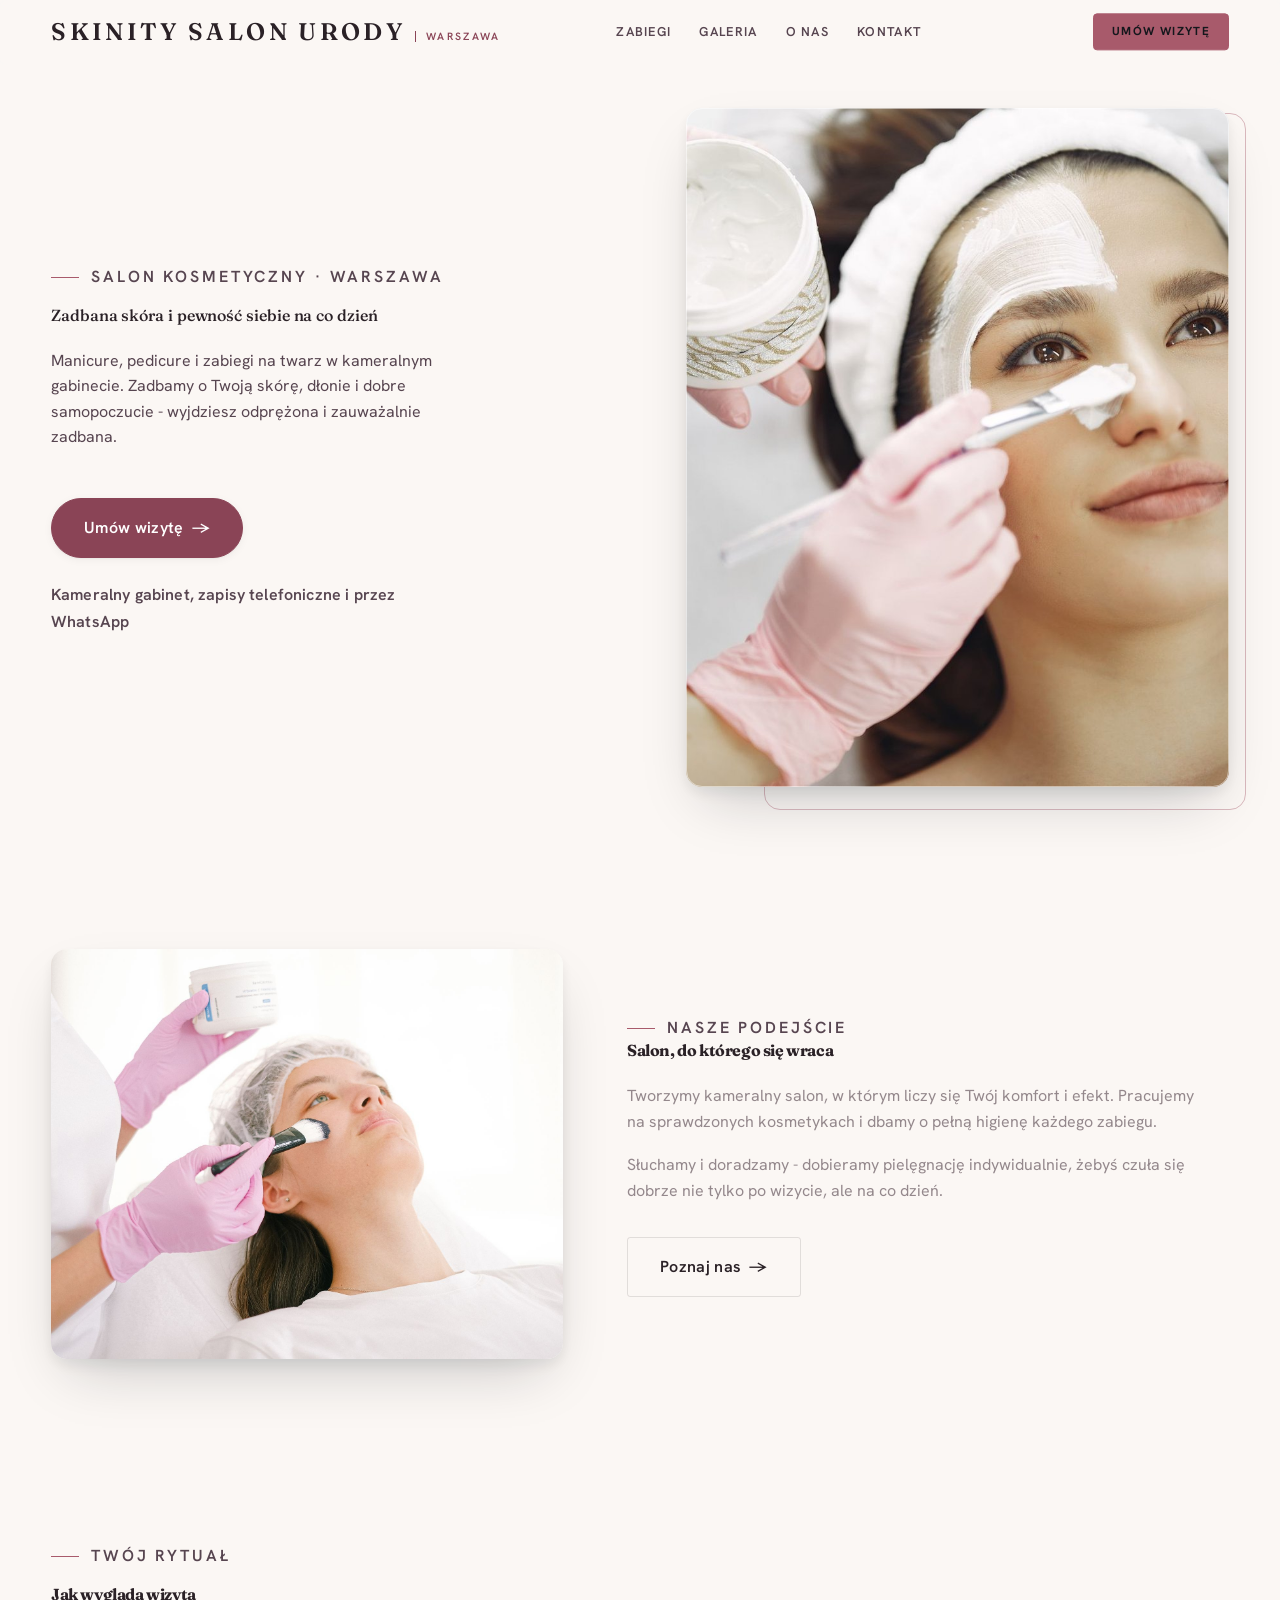
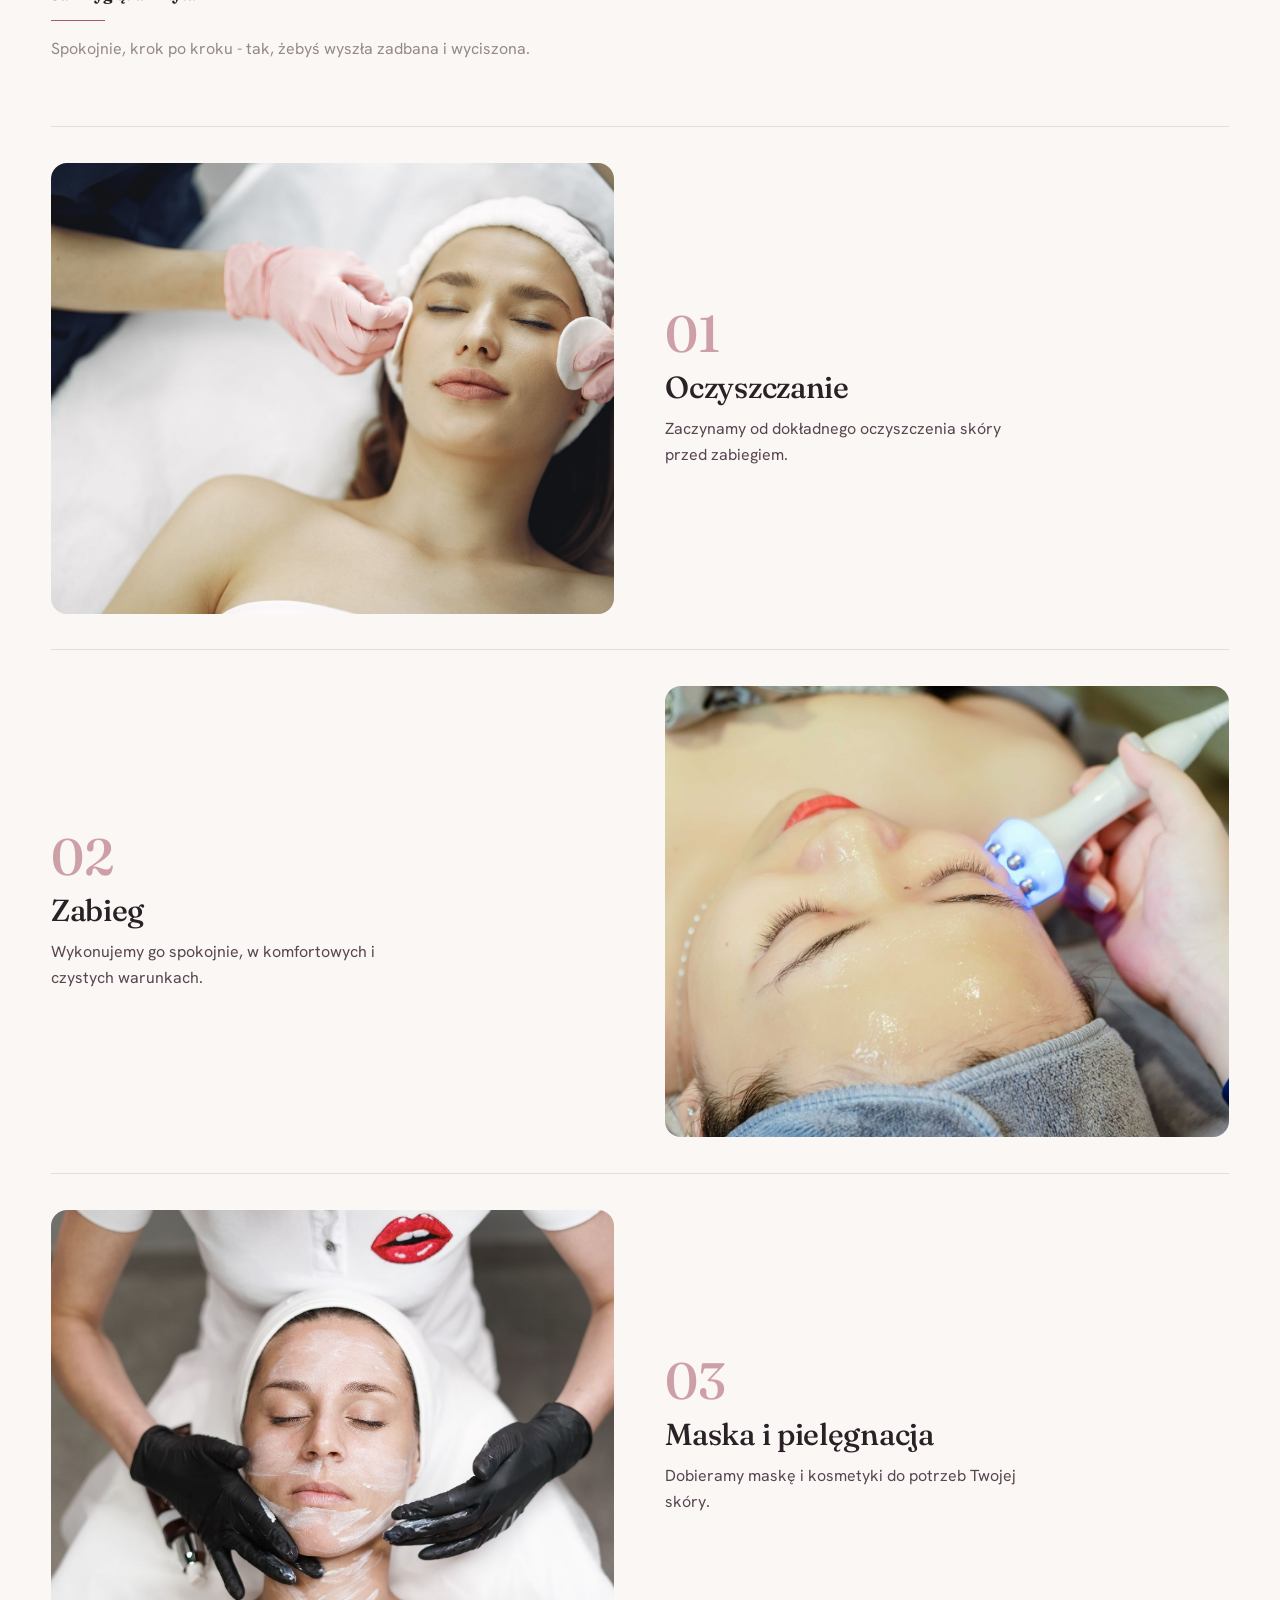
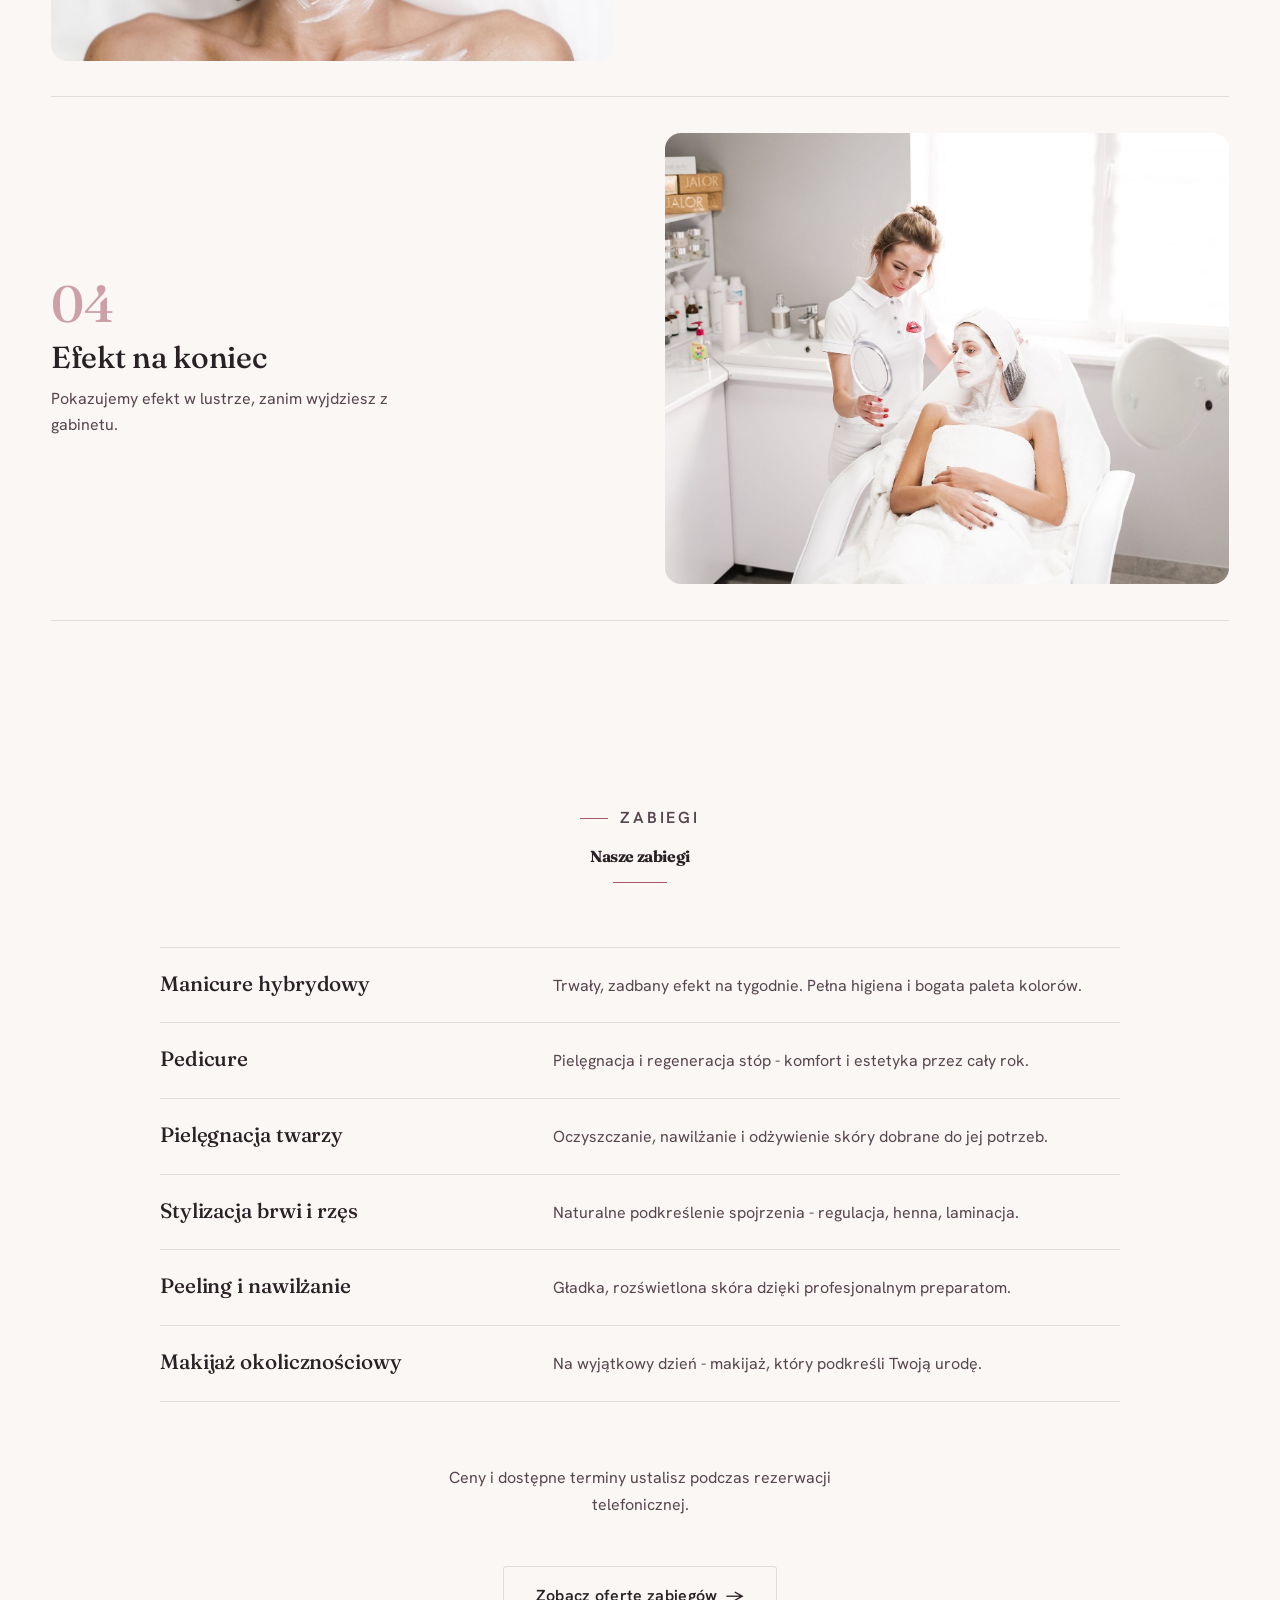
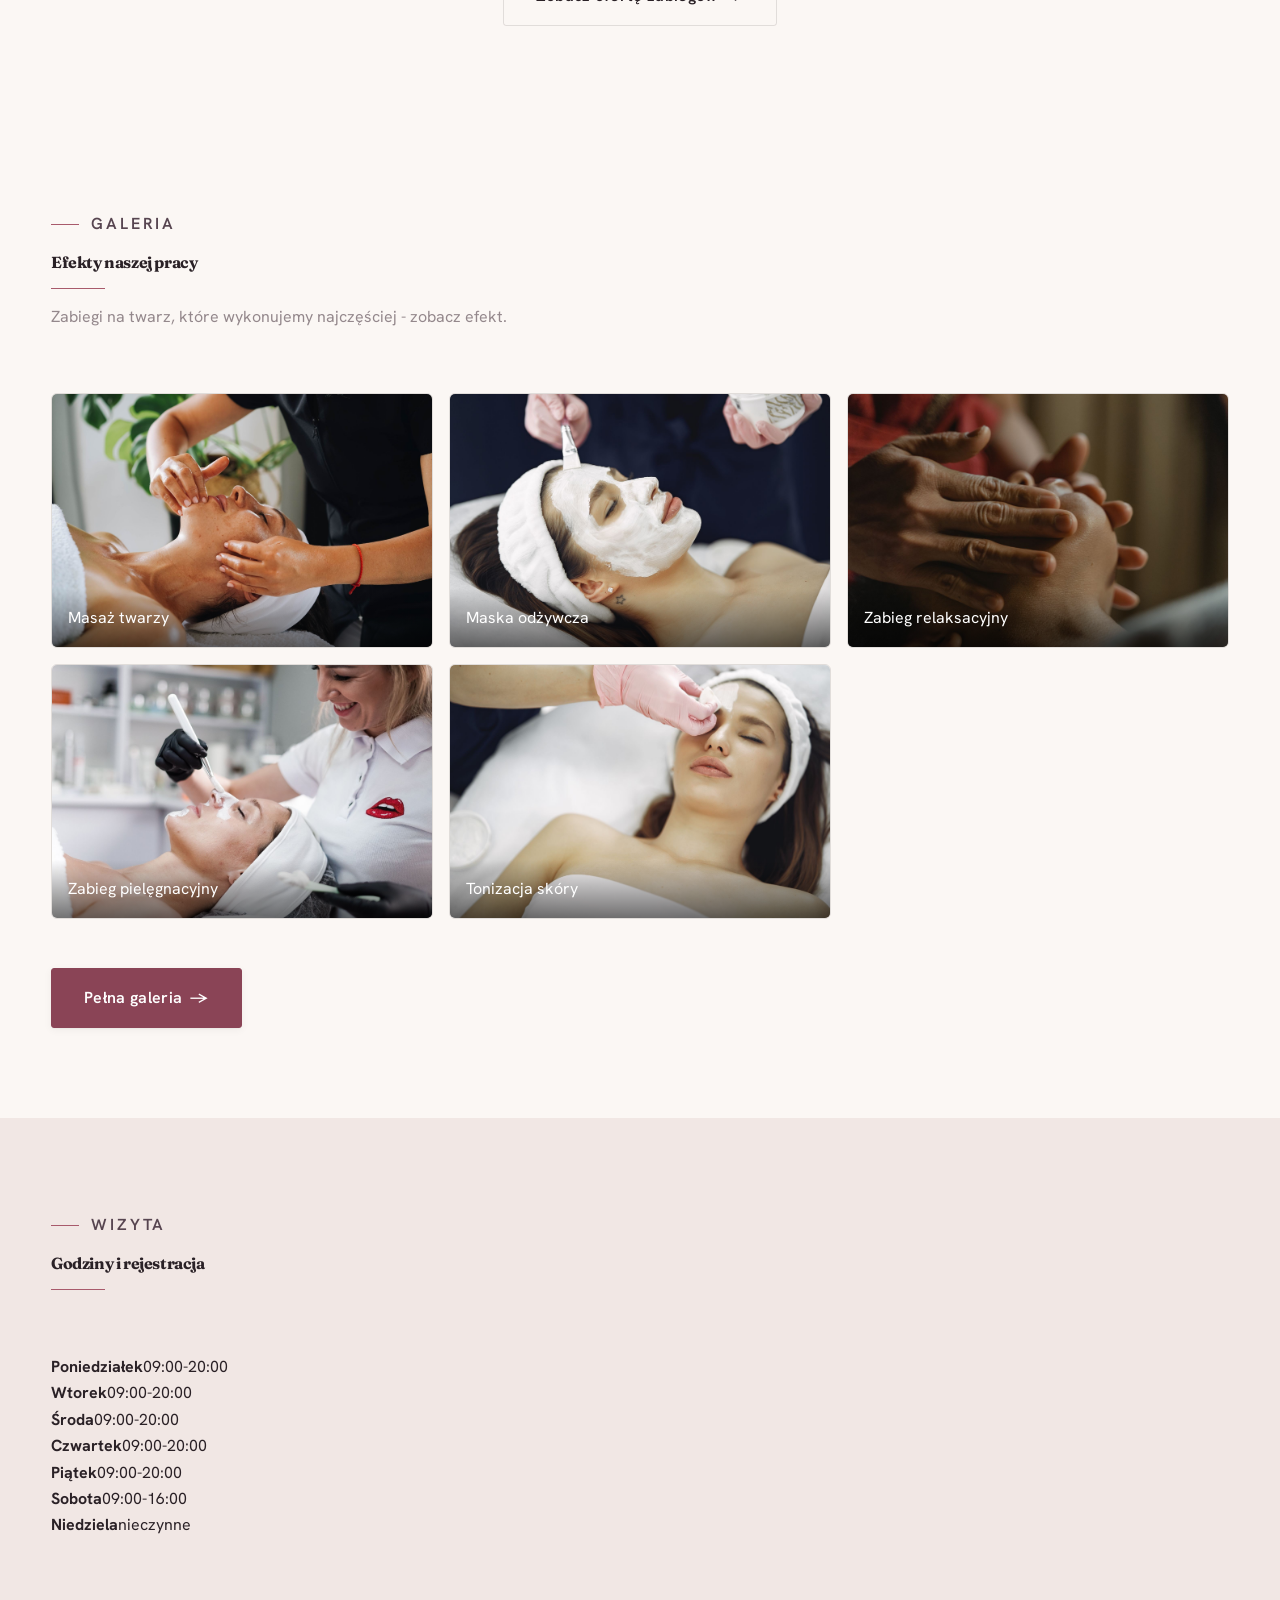
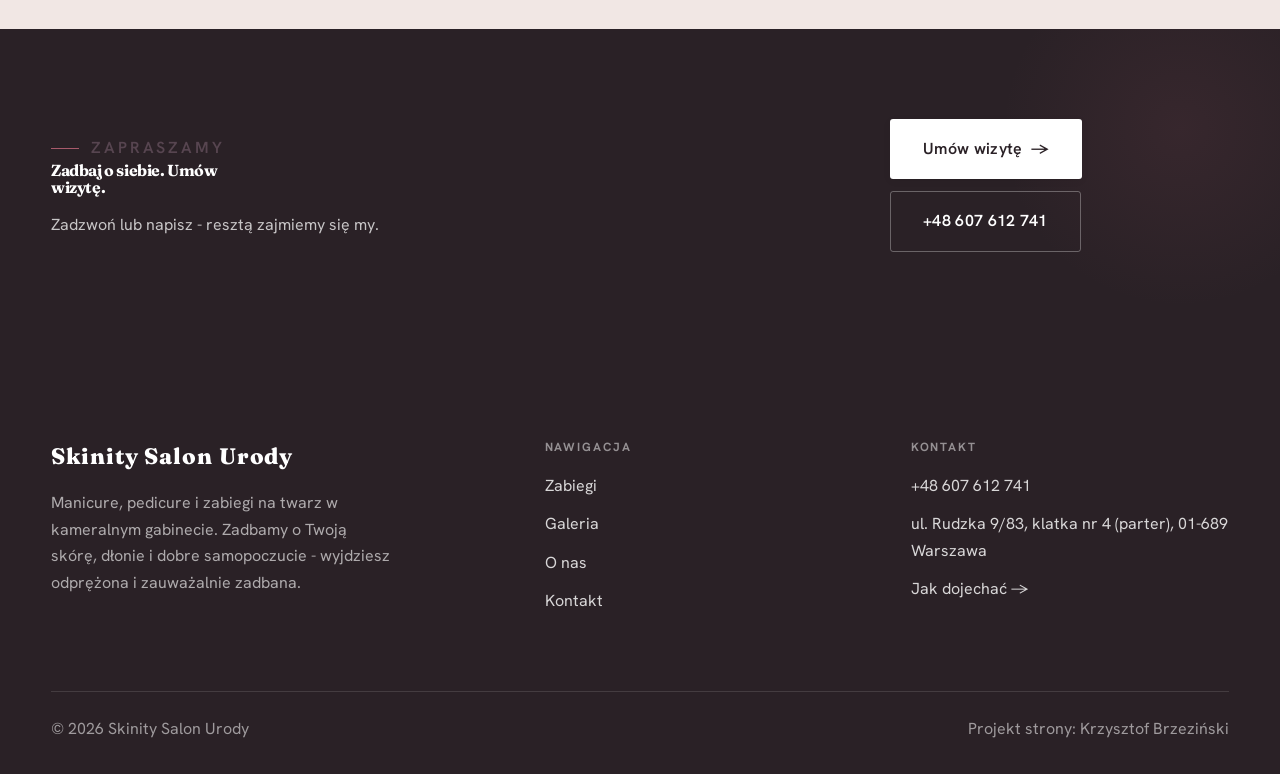
<file: index.html>
<!DOCTYPE html>
<html lang="pl">
<head>
<meta charset="UTF-8">
<meta name="viewport" content="width=device-width, initial-scale=1.0">
<title>Skinity Salon Urody - Salon kosmetyczny · Warszawa</title>
<meta name="description" content="Skinity Salon Urody w Warszawie - manicure, pedicure i zabiegi na twarz. Sterylne narzędzia, zapisy telefoniczne, dogodne terminy.">
<link rel="preconnect" href="https://fonts.googleapis.com">
<link rel="preconnect" href="https://fonts.gstatic.com" crossorigin>
<link href="https://fonts.googleapis.com/css2?family=Fraunces:wght@500;600;700&family=Hanken+Grotesk:wght@400;500;600&display=swap" rel="stylesheet">
<link rel="stylesheet" href="assets/styles.css">
</head>
<body>

<header class="nav">
  <div class="wrap nav-inner">
    <a class="brand" href="index.html"><span class="name">Skinity Salon Urody</span><span class="sub">Warszawa</span></a>
    <nav class="nav-links">
      <a href="oferta.html">Zabiegi</a>
      <a href="realizacje.html">Galeria</a>
      <a href="o-nas.html">O nas</a>
      <a href="kontakt.html">Kontakt</a>
      <a href="kontakt.html" class="btn btn-accent">Umów wizytę</a>
    </nav>
    <button class="nav-toggle" aria-label="Menu"><span></span><span></span><span></span></button>
  </div>
</header>

<section class="hero-spa">
  <div class="wrap">
    <div class="hs-copy reveal">
      <span class="eyebrow">Salon kosmetyczny · Warszawa</span>
      <h1 class="hs-claim">Zadbana skóra i pewność siebie na co dzień</h1>
      <p class="hs-lead">Manicure, pedicure i zabiegi na twarz w kameralnym gabinecie. Zadbamy o Twoją skórę, dłonie i dobre samopoczucie - wyjdziesz odprężona i zauważalnie zadbana.</p>
      <a href="kontakt.html" class="btn btn-accent hs-cta">Umów wizytę <span class="arr">→</span></a>
      <p class="hs-rating">Kameralny gabinet, zapisy telefoniczne i przez WhatsApp</p>
    </div>
    <figure class="hs-fig reveal"><img src="img/hero.jpg" alt="Skinity Salon Urody"></figure>
  </div>
</section>
<section>
  <div class="wrap split">
    <div class="split-art reveal"><img src="img/g1.jpg" alt="Skinity Salon Urody" loading="lazy"></div>
    <div class="split-copy reveal">
      <span class="eyebrow">Nasze podejście</span>
      <h2>Salon, do którego się wraca</h2>
      <p class="muted">Tworzymy kameralny salon, w którym liczy się Twój komfort i efekt. Pracujemy na sprawdzonych kosmetykach i dbamy o pełną higienę każdego zabiegu.</p>
      <p class="muted">Słuchamy i doradzamy - dobieramy pielęgnację indywidualnie, żebyś czuła się dobrze nie tylko po wizycie, ale na co dzień.</p>
      <a href="o-nas.html" class="btn btn-ghost">Poznaj nas <span class="arr">→</span></a>
    </div>
  </div>
</section>
<section class="rytual">
  <div class="wrap">
    <div class="head reveal">
      <span class="eyebrow">Twój rytuał</span>
      <h2>Jak wygląda wizyta</h2>
      <p>Spokojnie, krok po kroku - tak, żebyś wyszła zadbana i wyciszona.</p>
    </div>
    <div class="ryt-list">
      <div class="ryt-row reveal">
        <figure class="ryt-fig"><img src="img/g7.jpg" alt="Oczyszczanie skóry" loading="lazy"></figure>
        <div class="ryt-copy"><span class="ryt-no">01</span><h3>Oczyszczanie</h3><p>Zaczynamy od dokładnego oczyszczenia skóry przed zabiegiem.</p></div>
      </div>
      <div class="ryt-row reveal">
        <figure class="ryt-fig"><img src="img/g9.jpg" alt="Zabieg z użyciem urządzenia" loading="lazy"></figure>
        <div class="ryt-copy"><span class="ryt-no">02</span><h3>Zabieg</h3><p>Wykonujemy go spokojnie, w komfortowych i czystych warunkach.</p></div>
      </div>
      <div class="ryt-row reveal">
        <figure class="ryt-fig"><img src="img/g4.jpg" alt="Maska i pielęgnacja" loading="lazy"></figure>
        <div class="ryt-copy"><span class="ryt-no">03</span><h3>Maska i pielęgnacja</h3><p>Dobieramy maskę i kosmetyki do potrzeb Twojej skóry.</p></div>
      </div>
      <div class="ryt-row reveal">
        <figure class="ryt-fig"><img src="img/g10.jpg" alt="Efekt po zabiegu" loading="lazy"></figure>
        <div class="ryt-copy"><span class="ryt-no">04</span><h3>Efekt na koniec</h3><p>Pokazujemy efekt w lustrze, zanim wyjdziesz z gabinetu.</p></div>
      </div>
    </div>
  </div>
</section>
<section class="menu-sec">
  <div class="wrap">
    <div class="head center reveal">
      <span class="eyebrow">Zabiegi</span>
      <h2>Nasze zabiegi</h2>
    </div>
    <div class="cennik">
      <div class="cennik-row reveal"><div class="cn-name"><h3>Manicure hybrydowy</h3></div><div class="cn-desc">Trwały, zadbany efekt na tygodnie. Pełna higiena i bogata paleta kolorów.</div></div>
      <div class="cennik-row reveal"><div class="cn-name"><h3>Pedicure</h3></div><div class="cn-desc">Pielęgnacja i regeneracja stóp - komfort i estetyka przez cały rok.</div></div>
      <div class="cennik-row reveal"><div class="cn-name"><h3>Pielęgnacja twarzy</h3></div><div class="cn-desc">Oczyszczanie, nawilżanie i odżywienie skóry dobrane do jej potrzeb.</div></div>
      <div class="cennik-row reveal"><div class="cn-name"><h3>Stylizacja brwi i rzęs</h3></div><div class="cn-desc">Naturalne podkreślenie spojrzenia - regulacja, henna, laminacja.</div></div>
      <div class="cennik-row reveal"><div class="cn-name"><h3>Peeling i nawilżanie</h3></div><div class="cn-desc">Gładka, rozświetlona skóra dzięki profesjonalnym preparatom.</div></div>
      <div class="cennik-row reveal"><div class="cn-name"><h3>Makijaż okolicznościowy</h3></div><div class="cn-desc">Na wyjątkowy dzień - makijaż, który podkreśli Twoją urodę.</div></div>
    </div>
    <p class="menu-note">Ceny i dostępne terminy ustalisz podczas rezerwacji telefonicznej.</p>
    <div style="text-align:center;margin-top:var(--space-7)" class="reveal"><a href="oferta.html" class="btn btn-ghost">Zobacz ofertę zabiegów <span class="arr">→</span></a></div>
  </div>
</section>
<section>
  <div class="wrap">
    <div class="head reveal">
      <span class="eyebrow">Galeria</span>
      <h2>Efekty naszej pracy</h2>
      <p>Zabiegi na twarz, które wykonujemy najczęściej - zobacz efekt.</p>
    </div>
    <div class="gallery-masonry">
      <figure class="m-tile reveal"><img src="img/g3.jpg" alt="Masaż twarzy" loading="lazy"><div class="cap">Masaż twarzy</div></figure>
      <figure class="m-tile reveal"><img src="img/g6.jpg" alt="Zabieg pielęgnacyjny" loading="lazy"><div class="cap">Zabieg pielęgnacyjny</div></figure>
      <figure class="m-tile reveal"><img src="img/g8.jpg" alt="Maska odżywcza" loading="lazy"><div class="cap">Maska odżywcza</div></figure>
      <figure class="m-tile reveal"><img src="img/g12.jpg" alt="Tonizacja skóry" loading="lazy"><div class="cap">Tonizacja skóry</div></figure>
      <figure class="m-tile reveal"><img src="img/g14.jpg" alt="Zabieg relaksacyjny" loading="lazy"><div class="cap">Zabieg relaksacyjny</div></figure>
    </div>
    <div style="margin-top:var(--space-7)" class="reveal"><a href="realizacje.html" class="btn btn-accent">Pełna galeria <span class="arr">→</span></a></div>
  </div>
</section>
<section class="trust">
  <div class="wrap">
    <div class="head reveal">
      <span class="eyebrow">Wizyta</span>
      <h2>Godziny i rejestracja</h2>
    </div>
    <div class="godz reveal">
      <div class="godz-row"><b>Poniedziałek</b><span>09:00-20:00</span></div>
      <div class="godz-row"><b>Wtorek</b><span>09:00-20:00</span></div>
      <div class="godz-row"><b>Środa</b><span>09:00-20:00</span></div>
      <div class="godz-row"><b>Czwartek</b><span>09:00-20:00</span></div>
      <div class="godz-row"><b>Piątek</b><span>09:00-20:00</span></div>
      <div class="godz-row"><b>Sobota</b><span>09:00-16:00</span></div>
      <div class="godz-row"><b>Niedziela</b><span>nieczynne</span></div>
    </div>
  </div>
</section>
<section class="cta">
  <div class="wrap">
    <div class="reveal">
      <span class="eyebrow">Zapraszamy</span>
      <h2>Zadbaj o siebie. Umów wizytę.</h2>
      <p>Zadzwoń lub napisz - resztą zajmiemy się my.</p>
    </div>
    <div class="cta-actions reveal">
      <a href="kontakt.html" class="btn btn-light">Umów wizytę <span class="arr">→</span></a>
      <a href="tel:+48607612741" class="btn btn-ghost" style="color:#fff;border-color:rgba(255,255,255,.3)">+48 607 612 741</a>
    </div>
  </div>
</section>

<footer>
  <div class="wrap">
    <div class="foot-grid">
      <div class="foot-brand">
        <div class="name">Skinity Salon Urody</div>
        <p>Manicure, pedicure i zabiegi na twarz w kameralnym gabinecie. Zadbamy o Twoją skórę, dłonie i dobre samopoczucie - wyjdziesz odprężona i zauważalnie zadbana.</p>
      </div>
      <div class="foot-col">
        <h4>Nawigacja</h4>
        <a href="oferta.html">Zabiegi</a>
        <a href="realizacje.html">Galeria</a>
        <a href="o-nas.html">O nas</a>
        <a href="kontakt.html">Kontakt</a>
      </div>
      <div class="foot-col">
        <h4>Kontakt</h4>
        <a href="tel:+48607612741">+48 607 612 741</a>
        <p>ul. Rudzka 9/83, klatka nr 4 (parter), 01-689 Warszawa</p>
        <a href="https://www.google.com/maps/search/?api=1&query=Skinity+Salon+Urody+Rudzka+9%2F83+Warszawa" target="_blank" rel="noopener">Jak dojechać →</a>
      </div>
    </div>
    <div class="foot-bot">
      <span>© 2026 Skinity Salon Urody</span>
      <span>Projekt strony: Krzysztof Brzeziński</span>
    </div>
  </div>
</footer>
<div class="sticky-reserve"><a class="sr-book" href="kontakt.html">Umów wizytę</a><a class="sr-call" href="tel:+48607612741" aria-label="Zadzwoń"><svg class="ico-tel" width="16" height="16" viewBox="0 0 24 24" fill="none" aria-hidden="true"><path d="M6.6 10.8a15.5 15.5 0 0 0 6.6 6.6l2.2-2.2a1 1 0 0 1 1-.24 11.4 11.4 0 0 0 3.6.58 1 1 0 0 1 1 1V20a1 1 0 0 1-1 1A17 17 0 0 1 3 4a1 1 0 0 1 1-1h3.5a1 1 0 0 1 1 1c0 1.25.2 2.46.58 3.6a1 1 0 0 1-.25 1l-2.23 2.2Z" fill="currentColor"/></svg></a></div>

<script src="assets/main.js"></script>
</body>
</html>
</file>
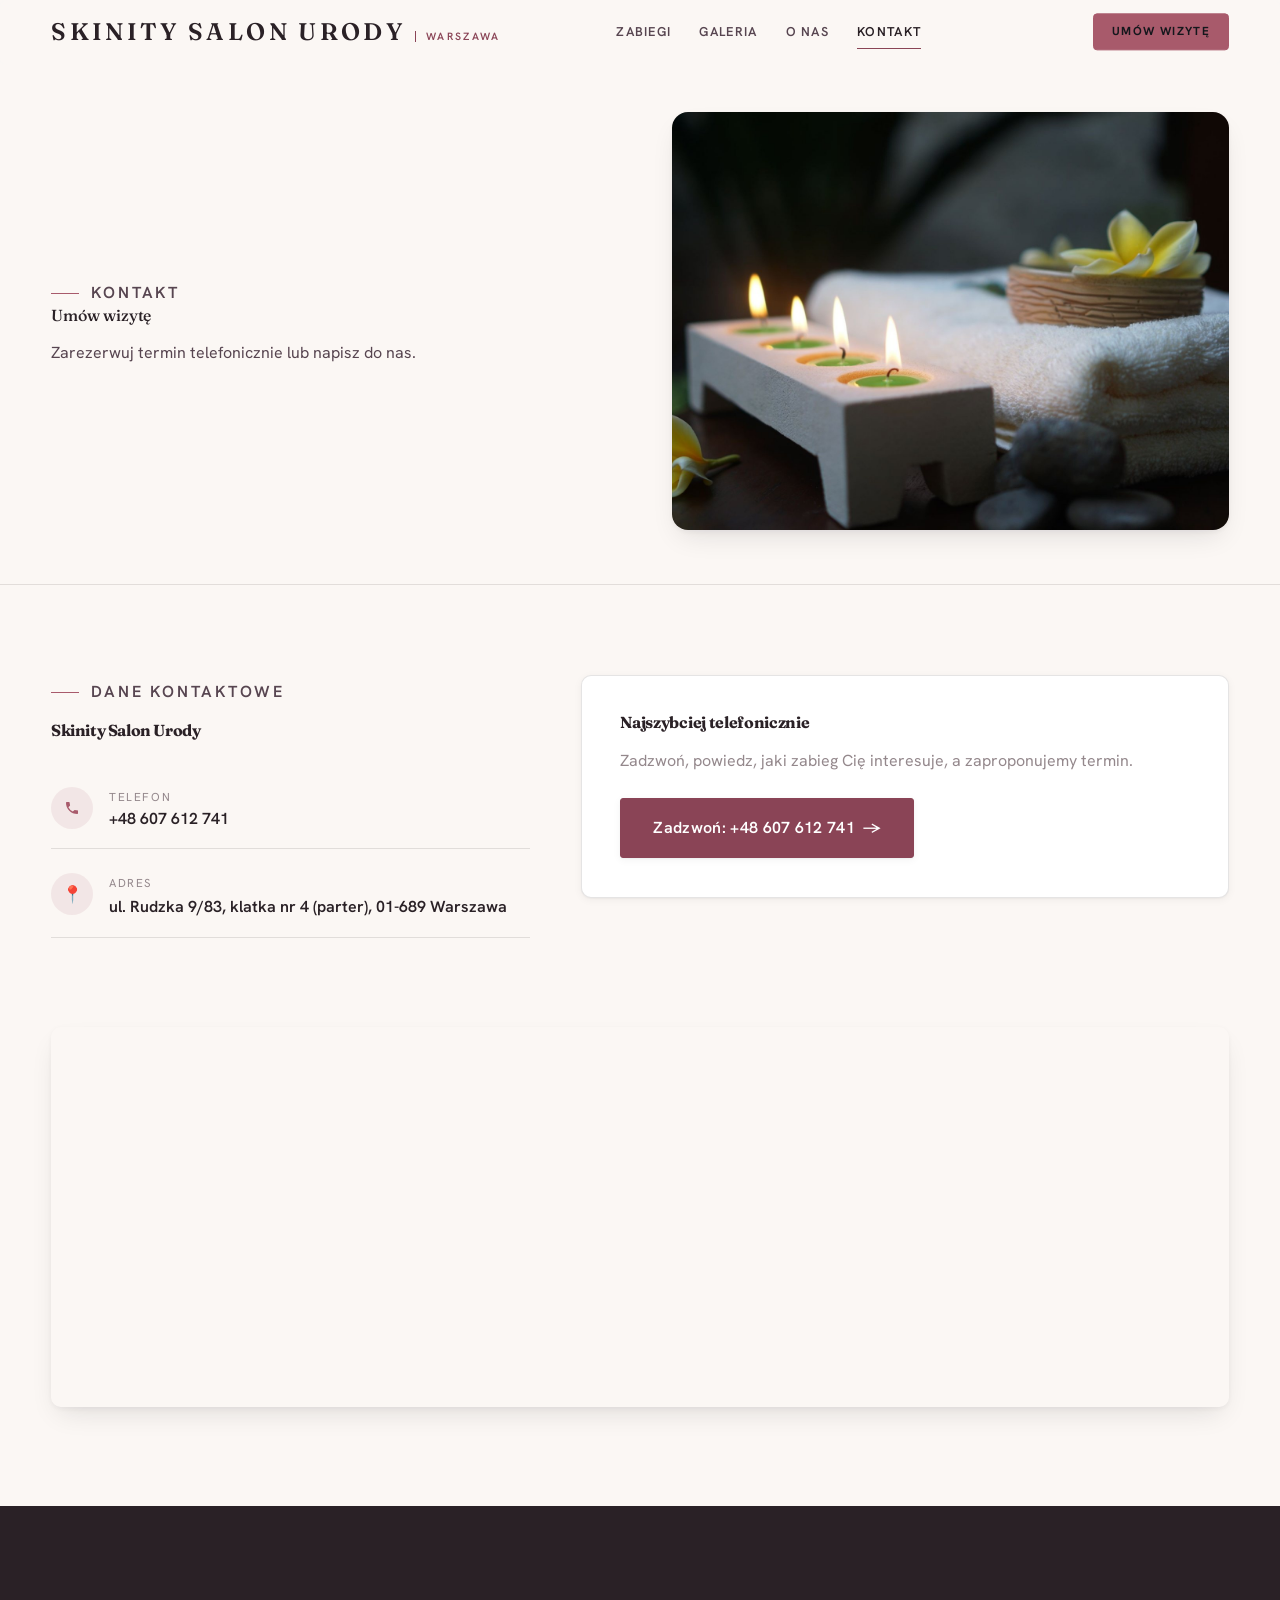
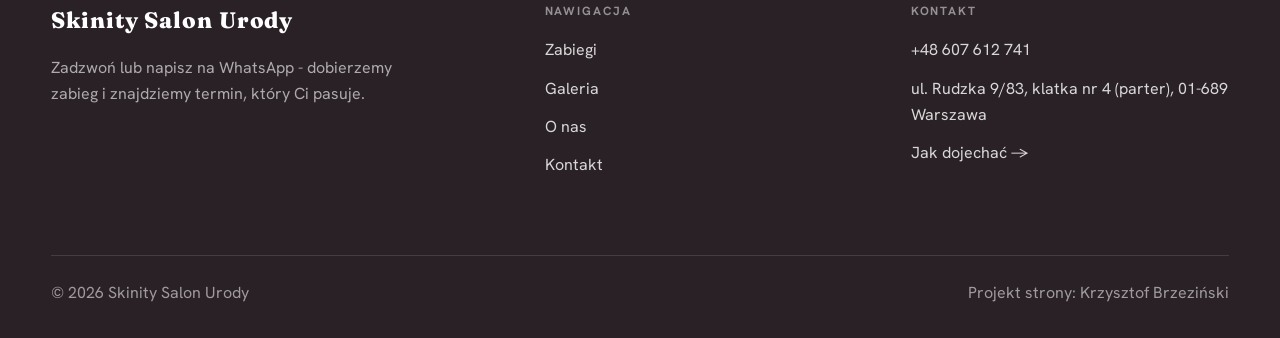
<file: kontakt.html>
<!DOCTYPE html>
<html lang="pl">
<head>
<meta charset="UTF-8">
<meta name="viewport" content="width=device-width, initial-scale=1.0">
<title>Kontakt - Skinity Salon Urody</title>
<meta name="description" content="Kontakt Skinity Salon Urody - ul. Rudzka 9/83, klatka nr 4 (parter), 01-689 Warszawa">
<link rel="preconnect" href="https://fonts.googleapis.com">
<link rel="preconnect" href="https://fonts.gstatic.com" crossorigin>
<link href="https://fonts.googleapis.com/css2?family=Fraunces:wght@500;600;700&family=Hanken+Grotesk:wght@400;500;600&display=swap" rel="stylesheet">
<link rel="stylesheet" href="assets/styles.css">
</head>
<body>

<header class="nav">
  <div class="wrap nav-inner">
    <a class="brand" href="index.html"><span class="name">Skinity Salon Urody</span><span class="sub">Warszawa</span></a>
    <nav class="nav-links">
      <a href="oferta.html">Zabiegi</a>
      <a href="realizacje.html">Galeria</a>
      <a href="o-nas.html">O nas</a>
      <a href="kontakt.html" class="active">Kontakt</a>
      <a href="kontakt.html" class="btn btn-accent">Umów wizytę</a>
    </nav>
    <button class="nav-toggle" aria-label="Menu"><span></span><span></span><span></span></button>
  </div>
</header>

<section class="pagehead pagehead-soft">
  <div class="wrap">
    <figure class="ph-fig reveal"><img src="img/about.jpg" alt="Skinity Salon Urody - Umów wizytę" loading="lazy"></figure>
    <div class="ph-copy reveal">
      <span class="eyebrow">Kontakt</span>
      <h1>Umów wizytę</h1>
      <p>Zarezerwuj termin telefonicznie lub napisz do nas.</p>
    </div>
  </div>
</section>
<section>
  <div class="wrap contact-grid">
    <div class="reveal">
      <span class="eyebrow">Dane kontaktowe</span>
      <h2 style="margin:var(--space-4) 0 var(--space-6)">Skinity Salon Urody</h2>
      <div class="info-list">
        <div class="info-row"><div class="ic"><svg class="ico-tel" width="16" height="16" viewBox="0 0 24 24" fill="none" aria-hidden="true"><path d="M6.6 10.8a15.5 15.5 0 0 0 6.6 6.6l2.2-2.2a1 1 0 0 1 1-.24 11.4 11.4 0 0 0 3.6.58 1 1 0 0 1 1 1V20a1 1 0 0 1-1 1A17 17 0 0 1 3 4a1 1 0 0 1 1-1h3.5a1 1 0 0 1 1 1c0 1.25.2 2.46.58 3.6a1 1 0 0 1-.25 1l-2.23 2.2Z" fill="currentColor"/></svg></div><div><div class="lbl">Telefon</div><a class="val" href="tel:+48607612741">+48 607 612 741</a></div></div>
        <div class="info-row"><div class="ic">📍</div><div><div class="lbl">Adres</div><div class="val">ul. Rudzka 9/83, klatka nr 4 (parter), 01-689 Warszawa</div></div></div>
      </div>
    </div>
    <div class="reveal">
      <div class="form">
        <h3 style="margin-bottom:var(--space-4)">Najszybciej telefonicznie</h3>
        <p class="muted" style="margin-bottom:var(--space-5)">Zadzwoń, powiedz, jaki zabieg Cię interesuje, a zaproponujemy termin.</p>
        <a href="tel:+48607612741" class="btn btn-accent" style="justify-content:center">Zadzwoń: +48 607 612 741 <span class="arr">→</span></a>
      </div>
    </div>
  </div>
</section>
<section style="padding-top:0">
  <div class="wrap reveal">
    <iframe class="map" title="Skinity Salon Urody - Warszawa" src="https://maps.google.com/maps?q=Skinity%20Salon%20Urody%20Warszawa&z=15&output=embed" loading="lazy" referrerpolicy="no-referrer-when-downgrade"></iframe>
  </div>
</section>

<footer>
  <div class="wrap">
    <div class="foot-grid">
      <div class="foot-brand">
        <div class="name">Skinity Salon Urody</div>
        <p>Zadzwoń lub napisz na WhatsApp - dobierzemy zabieg i znajdziemy termin, który Ci pasuje.</p>
      </div>
      <div class="foot-col">
        <h4>Nawigacja</h4>
        <a href="oferta.html">Zabiegi</a>
        <a href="realizacje.html">Galeria</a>
        <a href="o-nas.html">O nas</a>
        <a href="kontakt.html">Kontakt</a>
      </div>
      <div class="foot-col">
        <h4>Kontakt</h4>
        <a href="tel:+48607612741">+48 607 612 741</a>
        <p>ul. Rudzka 9/83, klatka nr 4 (parter), 01-689 Warszawa</p>
        <a href="https://www.google.com/maps/search/?api=1&query=Skinity+Salon+Urody+Rudzka+9%2F83+Warszawa" target="_blank" rel="noopener">Jak dojechać →</a>
      </div>
    </div>
    <div class="foot-bot">
      <span>© 2026 Skinity Salon Urody</span>
      <span>Projekt strony: Krzysztof Brzeziński</span>
    </div>
  </div>
</footer>
<div class="sticky-reserve"><a class="sr-book" href="kontakt.html">Umów wizytę</a><a class="sr-call" href="tel:+48607612741" aria-label="Zadzwoń"><svg class="ico-tel" width="16" height="16" viewBox="0 0 24 24" fill="none" aria-hidden="true"><path d="M6.6 10.8a15.5 15.5 0 0 0 6.6 6.6l2.2-2.2a1 1 0 0 1 1-.24 11.4 11.4 0 0 0 3.6.58 1 1 0 0 1 1 1V20a1 1 0 0 1-1 1A17 17 0 0 1 3 4a1 1 0 0 1 1-1h3.5a1 1 0 0 1 1 1c0 1.25.2 2.46.58 3.6a1 1 0 0 1-.25 1l-2.23 2.2Z" fill="currentColor"/></svg></a></div>

<script src="assets/main.js"></script>
</body>
</html>
</file>
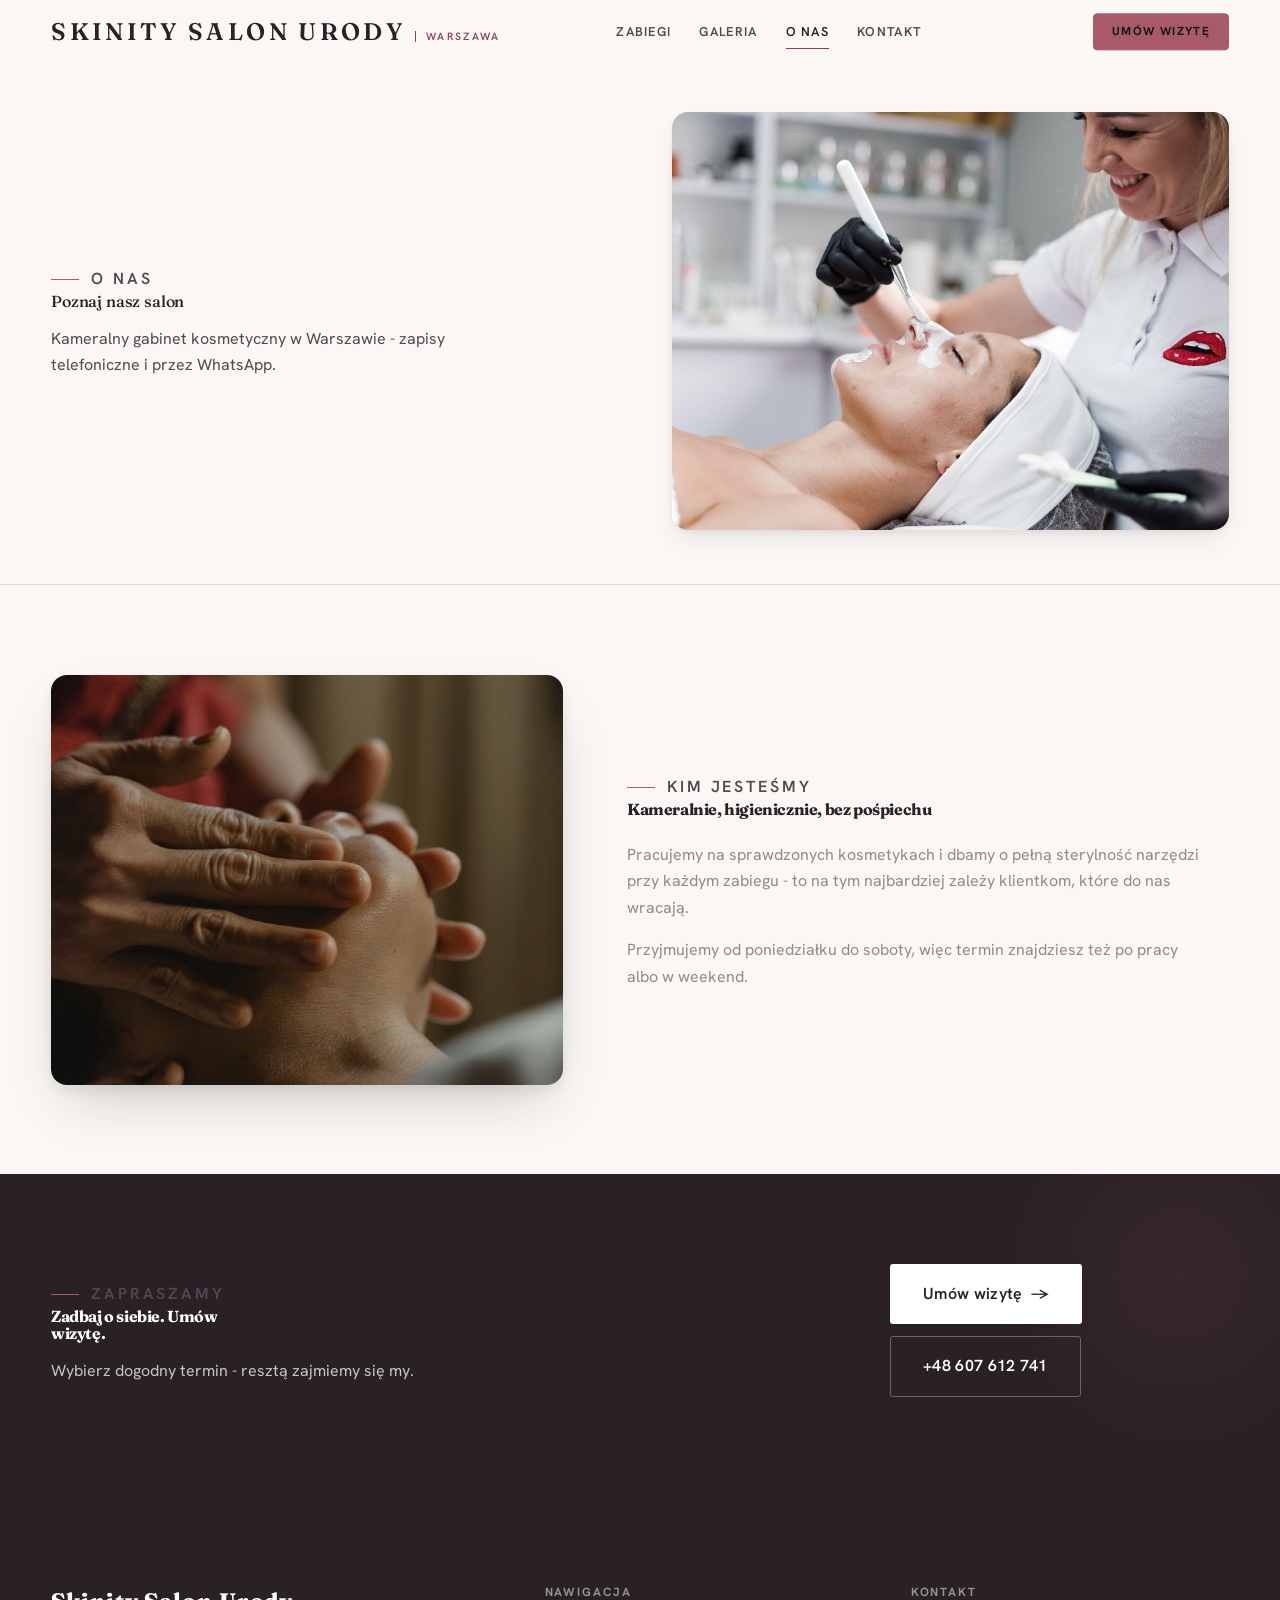
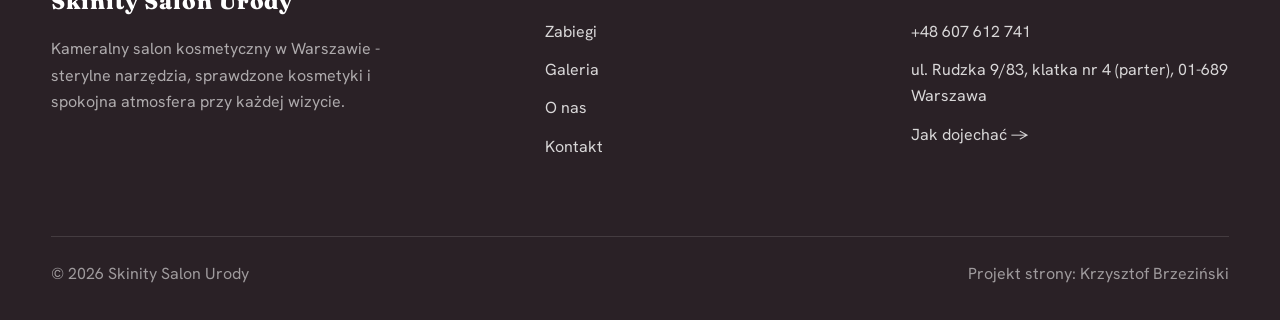
<file: o-nas.html>
<!DOCTYPE html>
<html lang="pl">
<head>
<meta charset="UTF-8">
<meta name="viewport" content="width=device-width, initial-scale=1.0">
<title>O nas - Skinity Salon Urody</title>
<meta name="description" content="Skinity Salon Urody w Warszawie - poznaj nasz gabinet. Manicure, pedicure, zabiegi na twarz, sterylne narzędzia, zapisy telefoniczne.">
<link rel="preconnect" href="https://fonts.googleapis.com">
<link rel="preconnect" href="https://fonts.gstatic.com" crossorigin>
<link href="https://fonts.googleapis.com/css2?family=Fraunces:wght@500;600;700&family=Hanken+Grotesk:wght@400;500;600&display=swap" rel="stylesheet">
<link rel="stylesheet" href="assets/styles.css">
</head>
<body>

<header class="nav">
  <div class="wrap nav-inner">
    <a class="brand" href="index.html"><span class="name">Skinity Salon Urody</span><span class="sub">Warszawa</span></a>
    <nav class="nav-links">
      <a href="oferta.html">Zabiegi</a>
      <a href="realizacje.html">Galeria</a>
      <a href="o-nas.html" class="active">O nas</a>
      <a href="kontakt.html">Kontakt</a>
      <a href="kontakt.html" class="btn btn-accent">Umów wizytę</a>
    </nav>
    <button class="nav-toggle" aria-label="Menu"><span></span><span></span><span></span></button>
  </div>
</header>

<section class="pagehead pagehead-soft">
  <div class="wrap">
    <figure class="ph-fig reveal"><img src="img/g6.jpg" alt="Skinity Salon Urody - Poznaj nasz salon" loading="lazy"></figure>
    <div class="ph-copy reveal">
      <span class="eyebrow">O nas</span>
      <h1>Poznaj nasz salon</h1>
      <p>Kameralny gabinet kosmetyczny w Warszawie - zapisy telefoniczne i przez WhatsApp.</p>
    </div>
  </div>
</section>
<section>
  <div class="wrap split">
    <div class="split-art reveal"><img src="img/g14.jpg" alt="Skinity Salon Urody - zabieg relaksacyjny" loading="lazy"></div>
    <div class="split-copy reveal">
      <span class="eyebrow">Kim jesteśmy</span>
      <h2>Kameralnie, higienicznie, bez pośpiechu</h2>
      <p class="muted">Pracujemy na sprawdzonych kosmetykach i dbamy o pełną sterylność narzędzi przy każdym zabiegu - to na tym najbardziej zależy klientkom, które do nas wracają.</p>
      <p class="muted">Przyjmujemy od poniedziałku do soboty, więc termin znajdziesz też po pracy albo w weekend.</p>
    </div>
  </div>
</section>


<section class="cta">
  <div class="wrap">
    <div class="reveal">
      <span class="eyebrow">Zapraszamy</span>
      <h2>Zadbaj o siebie. Umów wizytę.</h2>
      <p>Wybierz dogodny termin - resztą zajmiemy się my.</p>
    </div>
    <div class="cta-actions reveal">
      <a href="kontakt.html" class="btn btn-light">Umów wizytę <span class="arr">→</span></a>
      <a href="tel:+48607612741" class="btn btn-ghost" style="color:#fff;border-color:rgba(255,255,255,.3)">+48 607 612 741</a>
    </div>
  </div>
</section>

<footer>
  <div class="wrap">
    <div class="foot-grid">
      <div class="foot-brand">
        <div class="name">Skinity Salon Urody</div>
        <p>Kameralny salon kosmetyczny w Warszawie - sterylne narzędzia, sprawdzone kosmetyki i spokojna atmosfera przy każdej wizycie.</p>
      </div>
      <div class="foot-col">
        <h4>Nawigacja</h4>
        <a href="oferta.html">Zabiegi</a>
        <a href="realizacje.html">Galeria</a>
        <a href="o-nas.html">O nas</a>
        <a href="kontakt.html">Kontakt</a>
      </div>
      <div class="foot-col">
        <h4>Kontakt</h4>
        <a href="tel:+48607612741">+48 607 612 741</a>
        <p>ul. Rudzka 9/83, klatka nr 4 (parter), 01-689 Warszawa</p>
        <a href="https://www.google.com/maps/search/?api=1&query=Skinity+Salon+Urody+Rudzka+9%2F83+Warszawa" target="_blank" rel="noopener">Jak dojechać →</a>
      </div>
    </div>
    <div class="foot-bot">
      <span>© 2026 Skinity Salon Urody</span>
      <span>Projekt strony: Krzysztof Brzeziński</span>
    </div>
  </div>
</footer>
<div class="sticky-reserve"><a class="sr-book" href="kontakt.html">Umów wizytę</a><a class="sr-call" href="tel:+48607612741" aria-label="Zadzwoń"><svg class="ico-tel" width="16" height="16" viewBox="0 0 24 24" fill="none" aria-hidden="true"><path d="M6.6 10.8a15.5 15.5 0 0 0 6.6 6.6l2.2-2.2a1 1 0 0 1 1-.24 11.4 11.4 0 0 0 3.6.58 1 1 0 0 1 1 1V20a1 1 0 0 1-1 1A17 17 0 0 1 3 4a1 1 0 0 1 1-1h3.5a1 1 0 0 1 1 1c0 1.25.2 2.46.58 3.6a1 1 0 0 1-.25 1l-2.23 2.2Z" fill="currentColor"/></svg></a></div>

<script src="assets/main.js"></script>
</body>
</html>
</file>
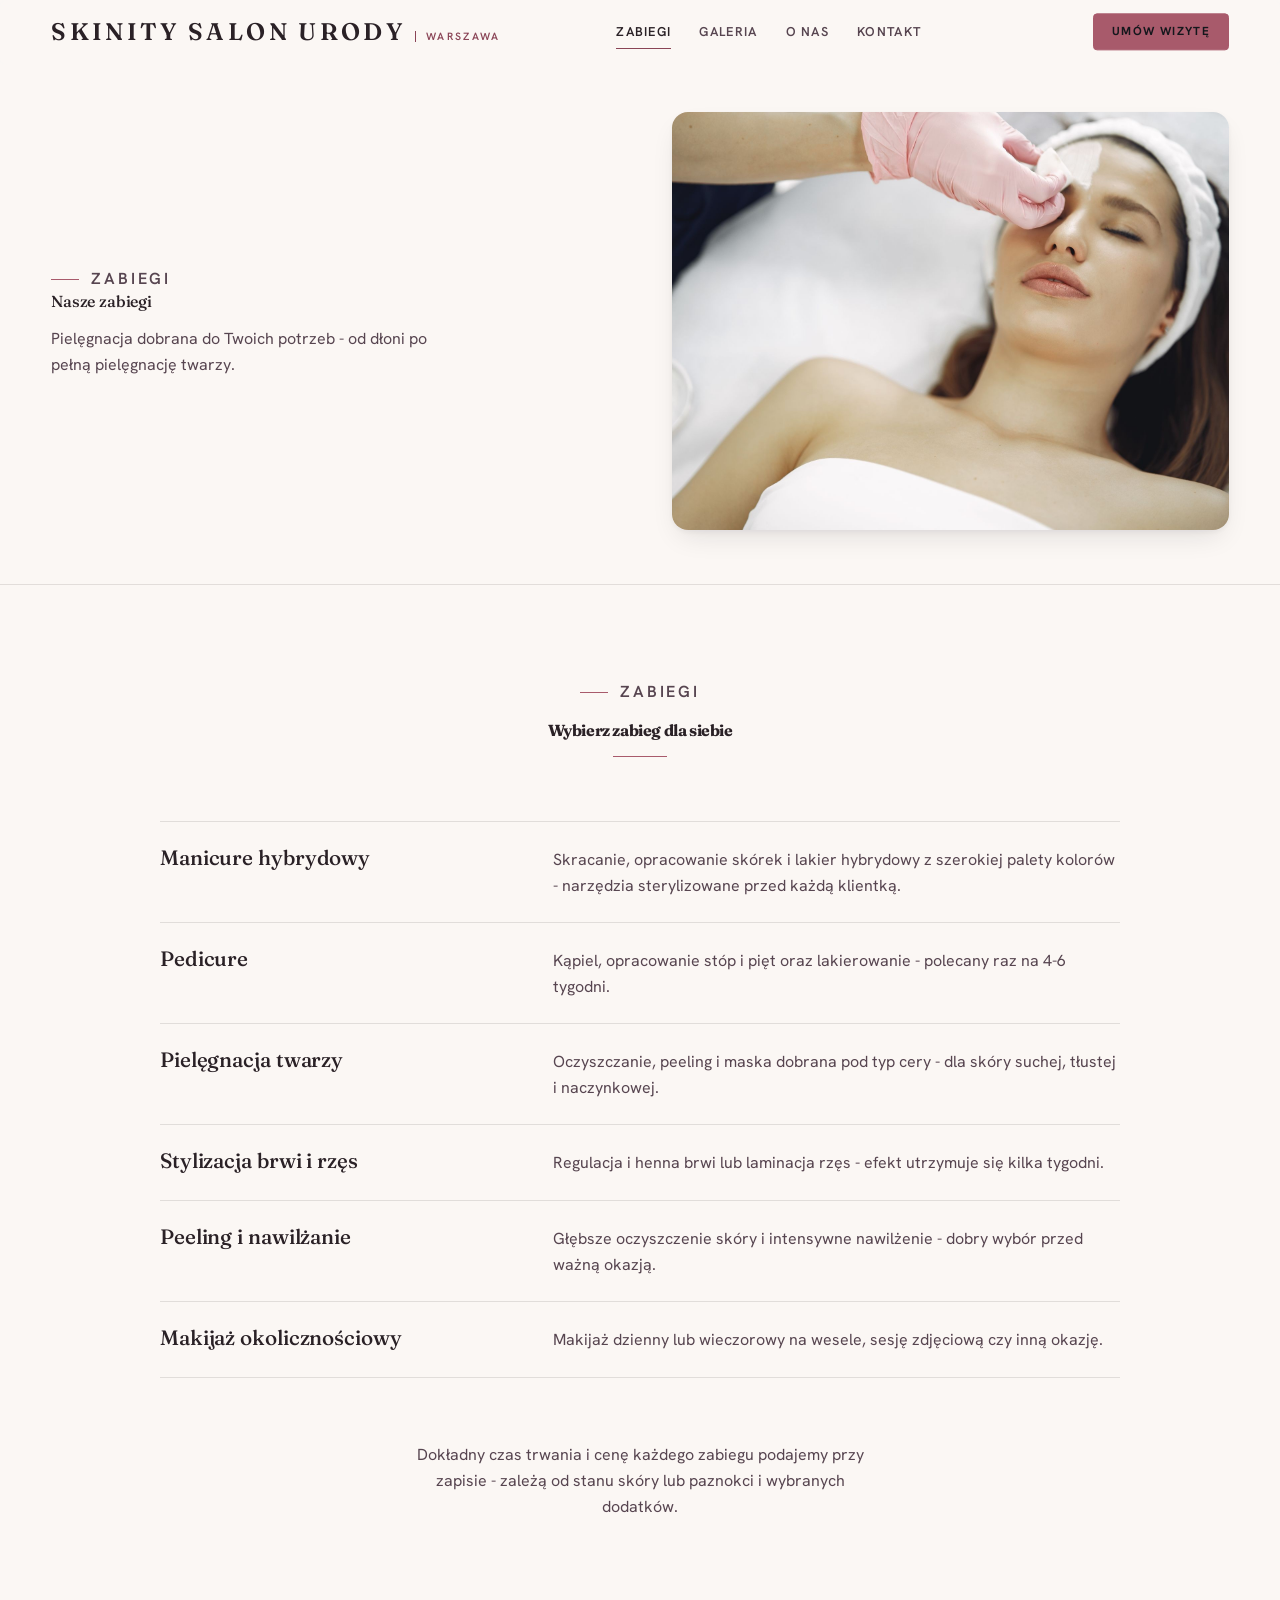
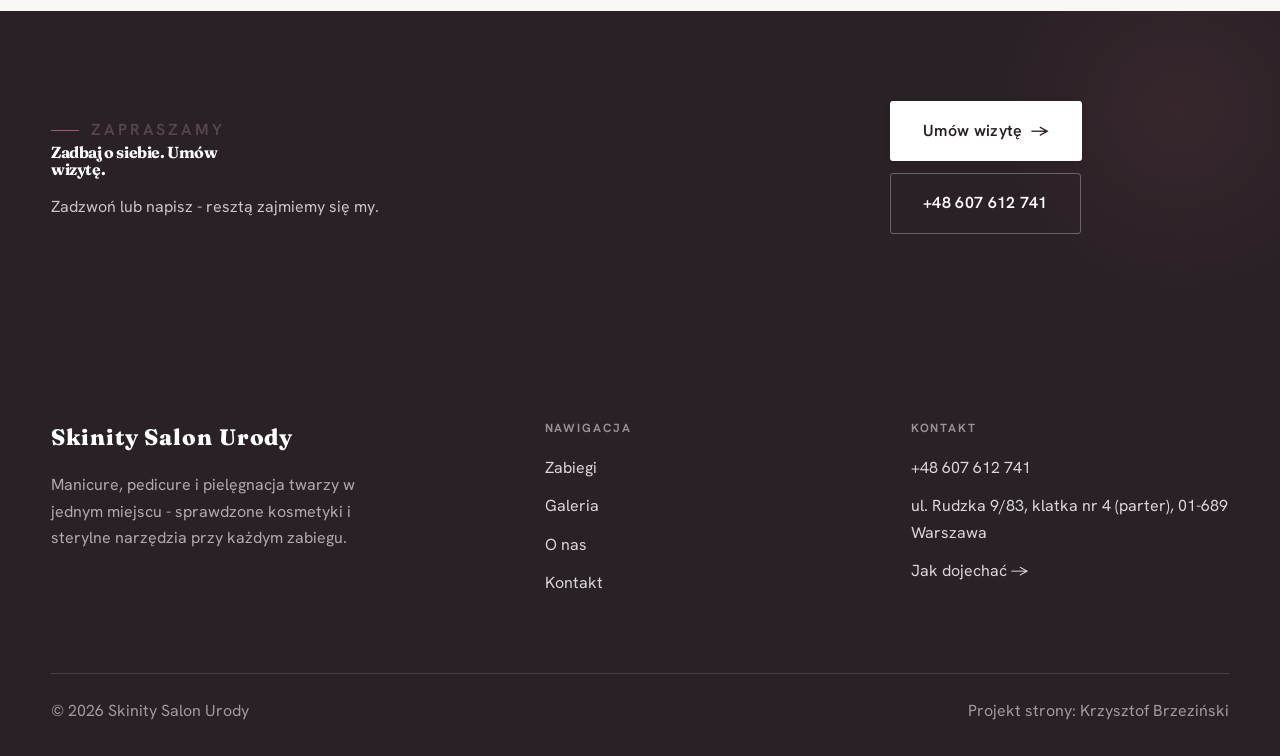
<file: oferta.html>
<!DOCTYPE html>
<html lang="pl">
<head>
<meta charset="UTF-8">
<meta name="viewport" content="width=device-width, initial-scale=1.0">
<title>Zabiegi - Skinity Salon Urody</title>
<meta name="description" content="Oferta Skinity Salon Urody: manicure, pedicure, zabiegi na twarz. Sterylne narzędzia, zapisy telefoniczne, salon w Warszawie.">
<link rel="preconnect" href="https://fonts.googleapis.com">
<link rel="preconnect" href="https://fonts.gstatic.com" crossorigin>
<link href="https://fonts.googleapis.com/css2?family=Fraunces:wght@500;600;700&family=Hanken+Grotesk:wght@400;500;600&display=swap" rel="stylesheet">
<link rel="stylesheet" href="assets/styles.css">
</head>
<body>

<header class="nav">
  <div class="wrap nav-inner">
    <a class="brand" href="index.html"><span class="name">Skinity Salon Urody</span><span class="sub">Warszawa</span></a>
    <nav class="nav-links">
      <a href="oferta.html" class="active">Zabiegi</a>
      <a href="realizacje.html">Galeria</a>
      <a href="o-nas.html">O nas</a>
      <a href="kontakt.html">Kontakt</a>
      <a href="kontakt.html" class="btn btn-accent">Umów wizytę</a>
    </nav>
    <button class="nav-toggle" aria-label="Menu"><span></span><span></span><span></span></button>
  </div>
</header>

<section class="pagehead pagehead-soft">
  <div class="wrap">
    <figure class="ph-fig reveal"><img src="img/g12.jpg" alt="Skinity Salon Urody - Tonizacja skóry" loading="lazy"></figure>
    <div class="ph-copy reveal">
      <span class="eyebrow">Zabiegi</span>
      <h1>Nasze zabiegi</h1>
      <p>Pielęgnacja dobrana do Twoich potrzeb - od dłoni po pełną pielęgnację twarzy.</p>
    </div>
  </div>
</section>
<section class="menu-sec">
  <div class="wrap">
    <div class="head center reveal">
      <span class="eyebrow">Zabiegi</span>
      <h2>Wybierz zabieg dla siebie</h2>
    </div>
    <div class="cennik">
      <div class="cennik-row reveal"><div class="cn-name"><h3>Manicure hybrydowy</h3></div><div class="cn-desc">Skracanie, opracowanie skórek i lakier hybrydowy z szerokiej palety kolorów - narzędzia sterylizowane przed każdą klientką.</div></div>
      <div class="cennik-row reveal"><div class="cn-name"><h3>Pedicure</h3></div><div class="cn-desc">Kąpiel, opracowanie stóp i pięt oraz lakierowanie - polecany raz na 4-6 tygodni.</div></div>
      <div class="cennik-row reveal"><div class="cn-name"><h3>Pielęgnacja twarzy</h3></div><div class="cn-desc">Oczyszczanie, peeling i maska dobrana pod typ cery - dla skóry suchej, tłustej i naczynkowej.</div></div>
      <div class="cennik-row reveal"><div class="cn-name"><h3>Stylizacja brwi i rzęs</h3></div><div class="cn-desc">Regulacja i henna brwi lub laminacja rzęs - efekt utrzymuje się kilka tygodni.</div></div>
      <div class="cennik-row reveal"><div class="cn-name"><h3>Peeling i nawilżanie</h3></div><div class="cn-desc">Głębsze oczyszczenie skóry i intensywne nawilżenie - dobry wybór przed ważną okazją.</div></div>
      <div class="cennik-row reveal"><div class="cn-name"><h3>Makijaż okolicznościowy</h3></div><div class="cn-desc">Makijaż dzienny lub wieczorowy na wesele, sesję zdjęciową czy inną okazję.</div></div>
    </div>
    <p class="menu-note">Dokładny czas trwania i cenę każdego zabiegu podajemy przy zapisie - zależą od stanu skóry lub paznokci i wybranych dodatków.</p>
  </div>
</section>
<section class="cta">
  <div class="wrap">
    <div class="reveal">
      <span class="eyebrow">Zapraszamy</span>
      <h2>Zadbaj o siebie. Umów wizytę.</h2>
      <p>Zadzwoń lub napisz - resztą zajmiemy się my.</p>
    </div>
    <div class="cta-actions reveal">
      <a href="kontakt.html" class="btn btn-light">Umów wizytę <span class="arr">→</span></a>
      <a href="tel:+48607612741" class="btn btn-ghost" style="color:#fff;border-color:rgba(255,255,255,.3)">+48 607 612 741</a>
    </div>
  </div>
</section>

<footer>
  <div class="wrap">
    <div class="foot-grid">
      <div class="foot-brand">
        <div class="name">Skinity Salon Urody</div>
        <p>Manicure, pedicure i pielęgnacja twarzy w jednym miejscu - sprawdzone kosmetyki i sterylne narzędzia przy każdym zabiegu.</p>
      </div>
      <div class="foot-col">
        <h4>Nawigacja</h4>
        <a href="oferta.html">Zabiegi</a>
        <a href="realizacje.html">Galeria</a>
        <a href="o-nas.html">O nas</a>
        <a href="kontakt.html">Kontakt</a>
      </div>
      <div class="foot-col">
        <h4>Kontakt</h4>
        <a href="tel:+48607612741">+48 607 612 741</a>
        <p>ul. Rudzka 9/83, klatka nr 4 (parter), 01-689 Warszawa</p>
        <a href="https://www.google.com/maps/search/?api=1&query=Skinity+Salon+Urody+Rudzka+9%2F83+Warszawa" target="_blank" rel="noopener">Jak dojechać →</a>
      </div>
    </div>
    <div class="foot-bot">
      <span>© 2026 Skinity Salon Urody</span>
      <span>Projekt strony: Krzysztof Brzeziński</span>
    </div>
  </div>
</footer>
<div class="sticky-reserve"><a class="sr-book" href="kontakt.html">Umów wizytę</a><a class="sr-call" href="tel:+48607612741" aria-label="Zadzwoń"><svg class="ico-tel" width="16" height="16" viewBox="0 0 24 24" fill="none" aria-hidden="true"><path d="M6.6 10.8a15.5 15.5 0 0 0 6.6 6.6l2.2-2.2a1 1 0 0 1 1-.24 11.4 11.4 0 0 0 3.6.58 1 1 0 0 1 1 1V20a1 1 0 0 1-1 1A17 17 0 0 1 3 4a1 1 0 0 1 1-1h3.5a1 1 0 0 1 1 1c0 1.25.2 2.46.58 3.6a1 1 0 0 1-.25 1l-2.23 2.2Z" fill="currentColor"/></svg></a></div>

<script src="assets/main.js"></script>
</body>
</html>
</file>
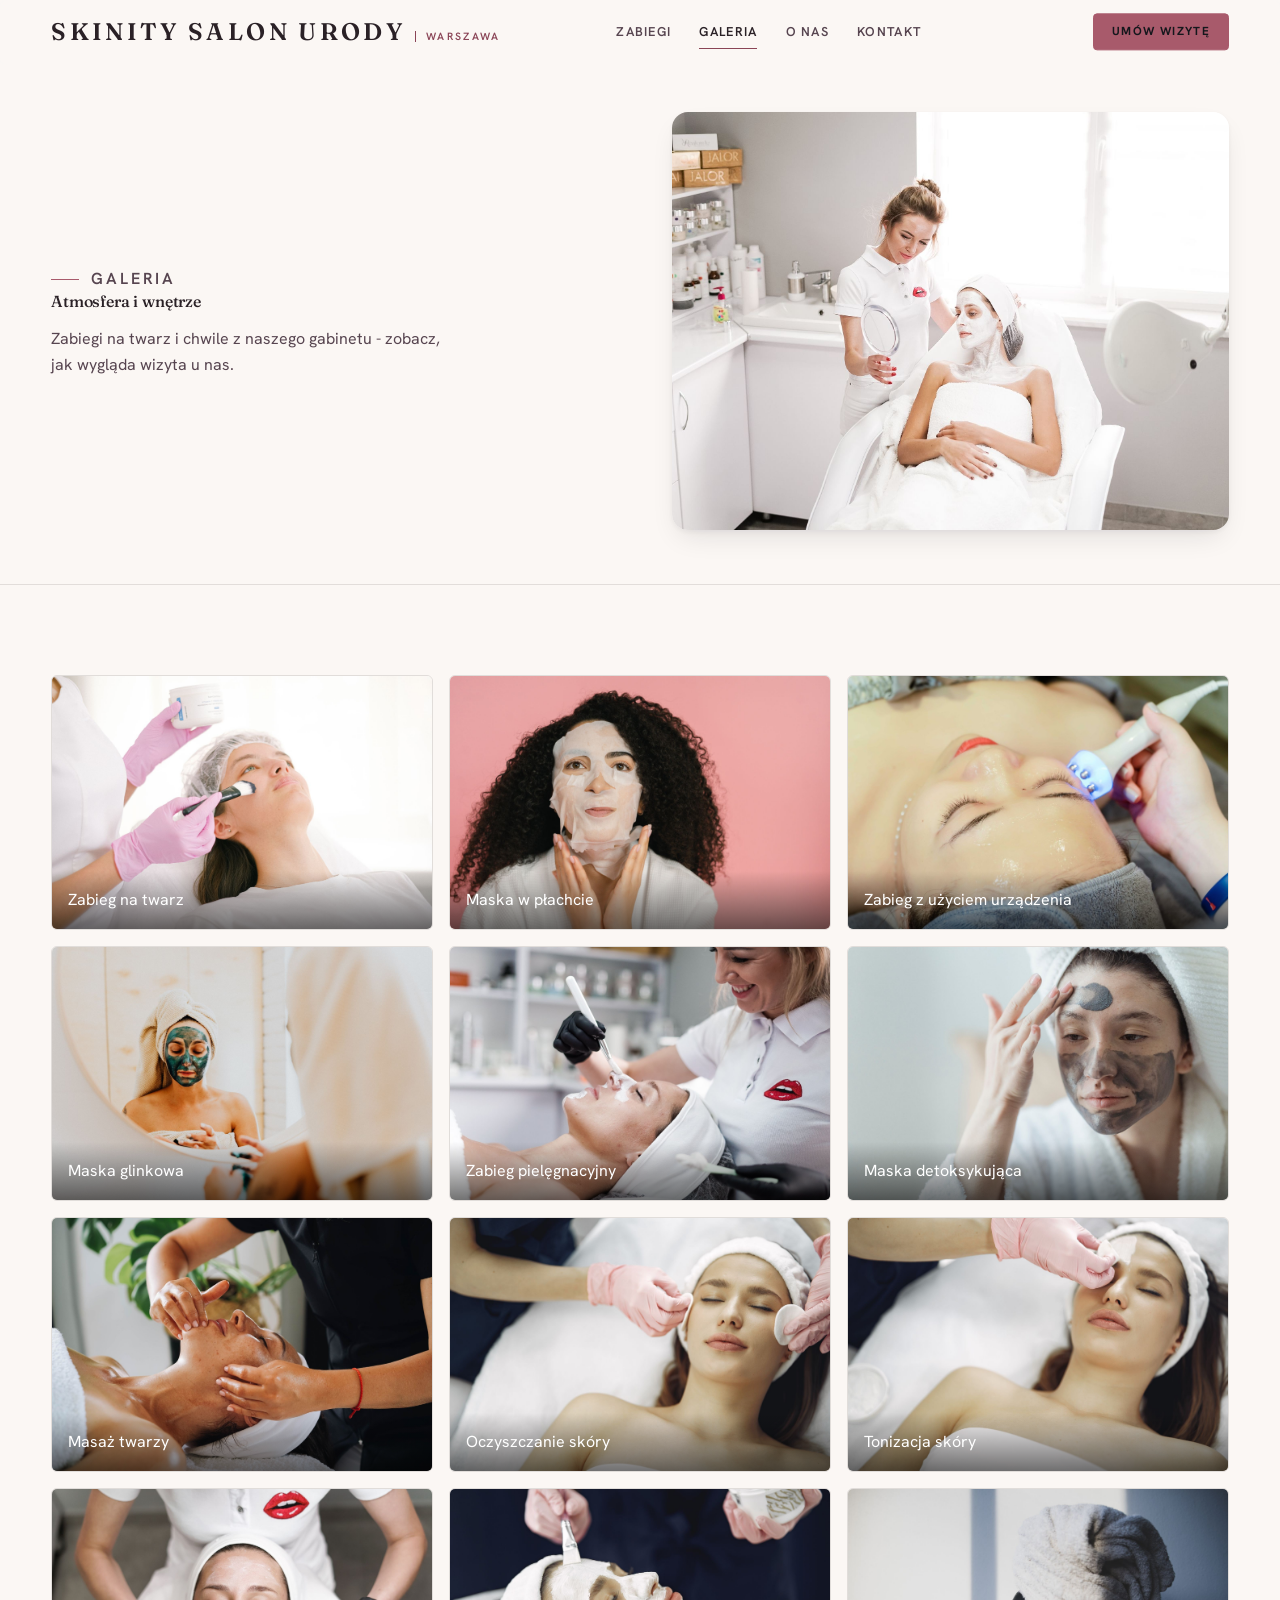
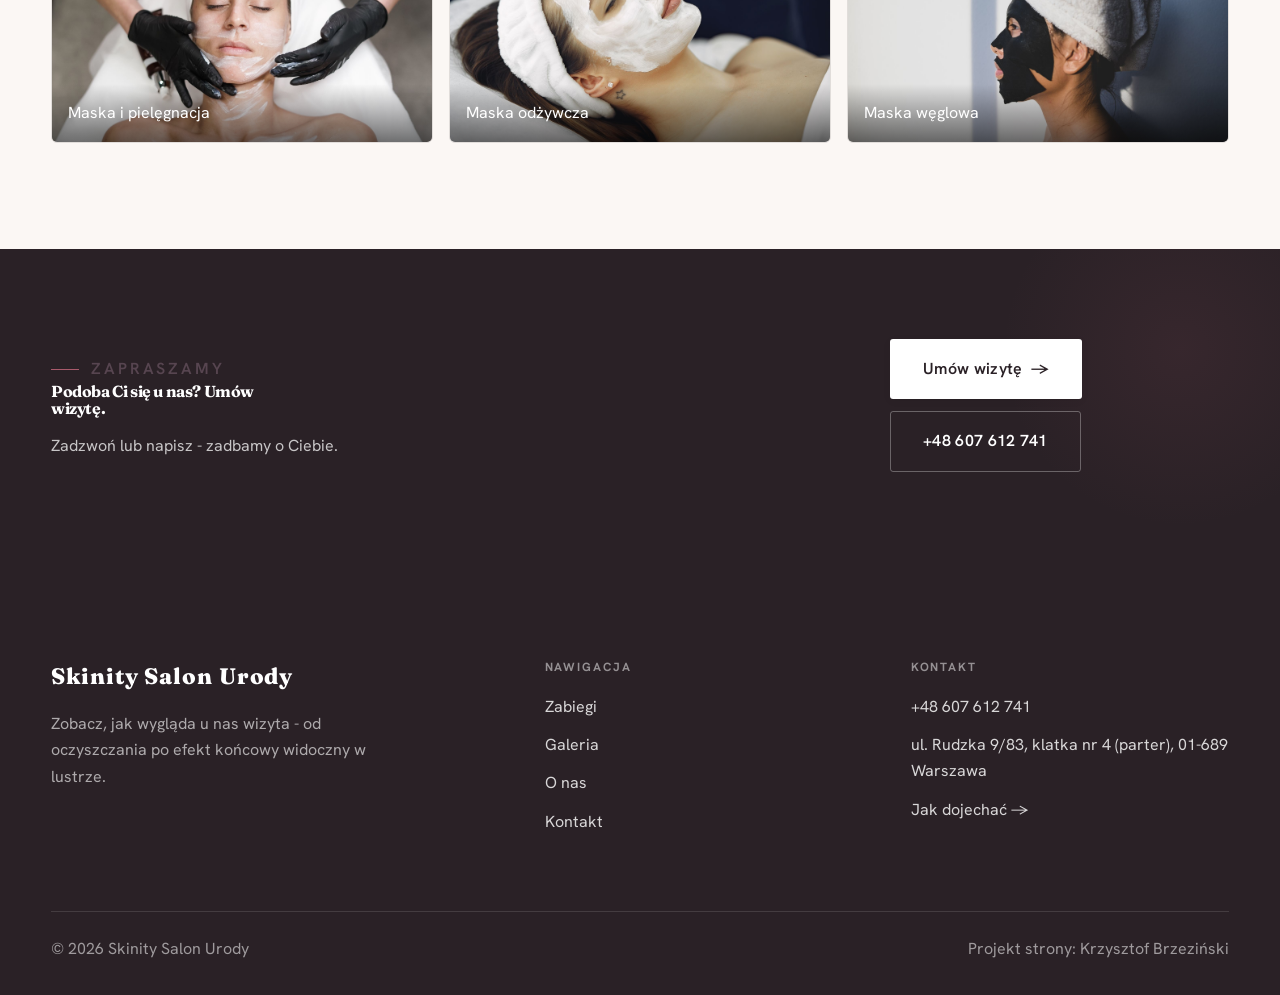
<file: realizacje.html>
<!DOCTYPE html>
<html lang="pl">
<head>
<meta charset="UTF-8">
<meta name="viewport" content="width=device-width, initial-scale=1.0">
<title>Galeria - Skinity Salon Urody</title>
<meta name="description" content="Galeria Skinity Salon Urody: zabiegi na twarz i atmosfera naszego gabinetu.">
<link rel="preconnect" href="https://fonts.googleapis.com">
<link rel="preconnect" href="https://fonts.gstatic.com" crossorigin>
<link href="https://fonts.googleapis.com/css2?family=Fraunces:wght@500;600;700&family=Hanken+Grotesk:wght@400;500;600&display=swap" rel="stylesheet">
<link rel="stylesheet" href="assets/styles.css">
</head>
<body>

<header class="nav">
  <div class="wrap nav-inner">
    <a class="brand" href="index.html"><span class="name">Skinity Salon Urody</span><span class="sub">Warszawa</span></a>
    <nav class="nav-links">
      <a href="oferta.html">Zabiegi</a>
      <a href="realizacje.html" class="active">Galeria</a>
      <a href="o-nas.html">O nas</a>
      <a href="kontakt.html">Kontakt</a>
      <a href="kontakt.html" class="btn btn-accent">Umów wizytę</a>
    </nav>
    <button class="nav-toggle" aria-label="Menu"><span></span><span></span><span></span></button>
  </div>
</header>

<section class="pagehead pagehead-soft">
  <div class="wrap">
    <figure class="ph-fig reveal"><img src="img/g10.jpg" alt="Skinity Salon Urody - Atmosfera i wnętrze" loading="lazy"></figure>
    <div class="ph-copy reveal">
      <span class="eyebrow">Galeria</span>
      <h1>Atmosfera i wnętrze</h1>
      <p>Zabiegi na twarz i chwile z naszego gabinetu - zobacz, jak wygląda wizyta u nas.</p>
    </div>
  </div>
</section>
<section>
  <div class="wrap">
    <div class="gallery-masonry">
      <figure class="m-tile reveal"><img src="img/g1.jpg" alt="Zabieg na twarz" loading="lazy"><div class="cap">Zabieg na twarz</div></figure>
      <figure class="m-tile reveal"><img src="img/g2.jpg" alt="Maska glinkowa" loading="lazy"><div class="cap">Maska glinkowa</div></figure>
      <figure class="m-tile reveal"><img src="img/g3.jpg" alt="Masaż twarzy" loading="lazy"><div class="cap">Masaż twarzy</div></figure>
      <figure class="m-tile reveal"><img src="img/g4.jpg" alt="Maska i pielęgnacja" loading="lazy"><div class="cap">Maska i pielęgnacja</div></figure>
      <figure class="m-tile reveal"><img src="img/g5.jpg" alt="Maska w płachcie" loading="lazy"><div class="cap">Maska w płachcie</div></figure>
      <figure class="m-tile reveal"><img src="img/g6.jpg" alt="Zabieg pielęgnacyjny" loading="lazy"><div class="cap">Zabieg pielęgnacyjny</div></figure>
      <figure class="m-tile reveal"><img src="img/g7.jpg" alt="Oczyszczanie skóry" loading="lazy"><div class="cap">Oczyszczanie skóry</div></figure>
      <figure class="m-tile reveal"><img src="img/g8.jpg" alt="Maska odżywcza" loading="lazy"><div class="cap">Maska odżywcza</div></figure>
      <figure class="m-tile reveal"><img src="img/g9.jpg" alt="Zabieg z użyciem urządzenia" loading="lazy"><div class="cap">Zabieg z użyciem urządzenia</div></figure>
      <figure class="m-tile reveal"><img src="img/g11.jpg" alt="Maska detoksykująca" loading="lazy"><div class="cap">Maska detoksykująca</div></figure>
      <figure class="m-tile reveal"><img src="img/g12.jpg" alt="Tonizacja skóry" loading="lazy"><div class="cap">Tonizacja skóry</div></figure>
      <figure class="m-tile reveal"><img src="img/g13.jpg" alt="Maska węglowa" loading="lazy"><div class="cap">Maska węglowa</div></figure>
    </div>
  </div>
</section>
<section class="cta">
  <div class="wrap">
    <div class="reveal">
      <span class="eyebrow">Zapraszamy</span>
      <h2>Podoba Ci się u nas? Umów wizytę.</h2>
      <p>Zadzwoń lub napisz - zadbamy o Ciebie.</p>
    </div>
    <div class="cta-actions reveal">
      <a href="kontakt.html" class="btn btn-light">Umów wizytę <span class="arr">→</span></a>
      <a href="tel:+48607612741" class="btn btn-ghost" style="color:#fff;border-color:rgba(255,255,255,.3)">+48 607 612 741</a>
    </div>
  </div>
</section>

<footer>
  <div class="wrap">
    <div class="foot-grid">
      <div class="foot-brand">
        <div class="name">Skinity Salon Urody</div>
        <p>Zobacz, jak wygląda u nas wizyta - od oczyszczania po efekt końcowy widoczny w lustrze.</p>
      </div>
      <div class="foot-col">
        <h4>Nawigacja</h4>
        <a href="oferta.html">Zabiegi</a>
        <a href="realizacje.html">Galeria</a>
        <a href="o-nas.html">O nas</a>
        <a href="kontakt.html">Kontakt</a>
      </div>
      <div class="foot-col">
        <h4>Kontakt</h4>
        <a href="tel:+48607612741">+48 607 612 741</a>
        <p>ul. Rudzka 9/83, klatka nr 4 (parter), 01-689 Warszawa</p>
        <a href="https://www.google.com/maps/search/?api=1&query=Skinity+Salon+Urody+Rudzka+9%2F83+Warszawa" target="_blank" rel="noopener">Jak dojechać →</a>
      </div>
    </div>
    <div class="foot-bot">
      <span>© 2026 Skinity Salon Urody</span>
      <span>Projekt strony: Krzysztof Brzeziński</span>
    </div>
  </div>
</footer>
<div class="sticky-reserve"><a class="sr-book" href="kontakt.html">Umów wizytę</a><a class="sr-call" href="tel:+48607612741" aria-label="Zadzwoń"><svg class="ico-tel" width="16" height="16" viewBox="0 0 24 24" fill="none" aria-hidden="true"><path d="M6.6 10.8a15.5 15.5 0 0 0 6.6 6.6l2.2-2.2a1 1 0 0 1 1-.24 11.4 11.4 0 0 0 3.6.58 1 1 0 0 1 1 1V20a1 1 0 0 1-1 1A17 17 0 0 1 3 4a1 1 0 0 1 1-1h3.5a1 1 0 0 1 1 1c0 1.25.2 2.46.58 3.6a1 1 0 0 1-.25 1l-2.23 2.2Z" fill="currentColor"/></svg></a></div>

<script src="assets/main.js"></script>
</body>
</html>
</file>
<file: assets/styles.css>
/* ============================================================
   STOLBASZ — premium, architektoniczny B2B fit-out
   Jasna paleta, zero brązu. System wg premium-web-craft.
   Projekt strony: Krzysztof Brzeziński
   ============================================================ */

:root{
  /* PALETA — jasna, architektoniczna, chłodna */
  --paper:#FBF7F4;          /* główne tło */
  --paper-2:#F1E7E4;        /* sekcje alternatywne (chłodny jasny szary) */
  --paper-3:#F1E7E4;        /* delikatne wypełnienia */
  --ink:#2A2126;            /* tekst główny — chłodny grafit */
  --ink-soft:#574550;       /* nagłówki drugorzędne */
  --muted:#94888C;          /* tekst poboczny */
  --line:rgba(42,33,38,.12);/* hairline */
  --accent:#A85A6B;         /* stonowany petrol-slate — jedyny akcent */
  --accent-d:#8A4456;
  --accent-soft:rgba(168,90,107,.10);
  --dark:#2A2126;           /* sekcje ciemne (stopka/CTA) */

  /* ODSTĘPY — skala 4/8 */
  --space-1:4px; --space-2:8px; --space-3:12px; --space-4:16px; --space-5:24px;
  --space-6:32px; --space-7:48px; --space-8:64px; --space-9:96px; --space-10:128px;

  /* TYPOGRAFIA — fluid clamp() */
  --text-sm:clamp(.82rem,.8rem+.1vw,.9rem);
  --text-base:clamp(1rem,.97rem+.15vw,1.1rem);
  --text-lg:clamp(1.12rem,1.05rem+.3vw,1.3rem);
  --text-h3:clamp(1.2rem,1.1rem+.5vw,1.5rem);
  --text-h2:clamp(1.9rem,1.5rem+1.9vw,2.8rem);
  --text-h1:clamp(2.6rem,1.9rem+3.6vw,4.6rem);

  /* PROMIENIE — architektoniczne, raczej ostre */
  --r-sm:3px; --r-md:6px; --r-lg:10px;

  /* RUCH */
  --ease:cubic-bezier(.25,.46,.45,.94); --dur:.24s;

  /* CIENIE — miękkie, warstwowe */
  --sh-sm:0 1px 2px rgba(16,24,32,.04), 0 2px 8px rgba(16,24,32,.05);
  --sh-md:0 2px 6px rgba(16,24,32,.05), 0 12px 28px -8px rgba(16,24,32,.12);
  --sh-lg:0 6px 14px rgba(16,24,32,.07), 0 26px 56px -18px rgba(16,24,32,.22);

  --hairline:1px solid var(--line);

  --font-display:'Fraunces',serif;
  --font-body:'Hanken Grotesk',sans-serif;
}

*{box-sizing:border-box;margin:0;padding:0}
html{scroll-behavior:smooth}
body{
  font-family:var(--font-body);
  font-size:var(--text-base);
  line-height:1.65;
  color:var(--ink);
  background:var(--paper);
  -webkit-font-smoothing:antialiased;
  text-rendering:optimizeLegibility;
}
img{max-width:100%;display:block}
a{color:inherit;text-decoration:none}

.wrap{width:min(92%,1180px);margin-inline:auto}
section{padding-block:clamp(52px,6.5vw,96px)}

h1,h2,h3{font-family:var(--font-display);font-weight:700;line-height:1.08;letter-spacing:-.02em;color:var(--ink)}
h1{font-size:var(--text-h1);letter-spacing:-.035em}
h2{font-size:var(--text-h2);letter-spacing:-.025em}
h3{font-size:var(--text-h3)}
p{max-width:65ch}

.eyebrow{
  font-family:var(--font-body);
  font-size:var(--text-sm);
  font-weight:600;
  letter-spacing:.18em;
  text-transform:uppercase;
  color:var(--accent);
  display:inline-flex;align-items:center;gap:var(--space-3);
}
.eyebrow::before{content:"";width:28px;height:1px;background:var(--accent);display:inline-block}

.muted{color:var(--muted)}
.lead{font-size:var(--text-lg);line-height:1.55;color:var(--ink-soft);max-width:50ch}

/* ---------- BUTTONS ---------- */
.btn{
  display:inline-flex;align-items:center;gap:var(--space-2);
  font-weight:600;font-size:var(--text-sm);letter-spacing:.02em;
  padding:var(--space-4) var(--space-6);
  border-radius:var(--r-sm);
  transition:transform var(--dur) var(--ease),box-shadow var(--dur) var(--ease),background var(--dur) var(--ease);
  cursor:pointer;border:1px solid transparent;
}
.btn-accent{background:var(--accent);color:#fff;box-shadow:var(--sh-sm)}
.btn-accent:hover{background:var(--accent-d);transform:translateY(-2px);box-shadow:var(--sh-md)}
.btn-accent:active{transform:translateY(0);box-shadow:var(--sh-sm)}
.btn-ghost{background:transparent;color:var(--ink);border-color:var(--line)}
.btn-ghost:hover{border-color:var(--accent);color:var(--accent);transform:translateY(-2px)}
.btn-light{background:#fff;color:var(--ink);box-shadow:var(--sh-sm)}
.btn-light:hover{transform:translateY(-2px);box-shadow:var(--sh-md)}
.btn .arr{transition:transform var(--dur) var(--ease)}
.btn:hover .arr{transform:translateX(4px)}

/* ---------- NAV ---------- */
.nav{
  position:sticky;top:0;z-index:50;
  background:color-mix(in srgb,var(--paper) 88%,transparent);
  backdrop-filter:saturate(140%) blur(10px);
  border-bottom:var(--hairline);
}
.nav-inner{display:flex;align-items:center;justify-content:space-between;height:72px}
.brand{display:flex;flex-direction:column;line-height:1}
.brand .name{font-family:var(--font-display);font-weight:800;font-size:1.35rem;letter-spacing:.04em}
.brand .sub{font-size:.62rem;letter-spacing:.34em;text-transform:uppercase;color:var(--muted);margin-top:5px}
.nav-links{display:flex;align-items:center;gap:var(--space-6)}
.nav-links a{font-size:var(--text-sm);font-weight:500;color:var(--ink-soft);position:relative;padding-block:4px;transition:color var(--dur) var(--ease)}
.nav-links a::after{content:"";position:absolute;left:0;bottom:0;width:0;height:1.5px;background:var(--accent);transition:width var(--dur) var(--ease)}
.nav-links a:hover,.nav-links a.active{color:var(--ink)}
.nav-links a:hover::after,.nav-links a.active::after{width:100%}
.nav-links .btn{padding:var(--space-2) var(--space-5)}
/* przyciski w nav: właściwy kolor (przebij .nav-links a) + bez podkreślenia */
.nav-links a.btn-accent{color:#fff}
.nav-links a.btn-ghost,.nav-links a.btn-light{color:var(--ink)}
.nav-links a.btn::after{display:none}
.nav-toggle{display:none;background:none;border:none;cursor:pointer;flex-direction:column;gap:5px;padding:8px}
.nav-toggle span{width:24px;height:2px;background:var(--ink);transition:var(--dur)}

/* ---------- HERO (split) ---------- */
.hero{position:relative;overflow:hidden;border-bottom:var(--hairline)}
.hero-grid{display:grid;grid-template-columns:1.05fr .95fr;gap:clamp(24px,4vw,60px);align-items:center;
  padding-block:clamp(36px,4.5vw,64px)}
.hero-copy .eyebrow{margin-bottom:var(--space-5)}
.hero-copy h1{margin-bottom:var(--space-5)}
.hero-copy .lead{margin-bottom:var(--space-7)}
.hero-actions{display:flex;flex-wrap:wrap;gap:var(--space-4)}
.hero-art{position:relative;aspect-ratio:4/3;border-radius:var(--r-lg);overflow:hidden;box-shadow:var(--sh-lg)}
.hero-art img{width:100%;height:100%;object-fit:cover}
.hero-art::after{content:"";position:absolute;inset:0;background:linear-gradient(180deg,transparent 55%,rgba(18,24,28,.28))}
.hero-badge{position:absolute;left:var(--space-5);bottom:var(--space-5);z-index:2;
  background:rgba(252,252,251,.94);backdrop-filter:blur(4px);
  border-radius:var(--r-md);padding:var(--space-4) var(--space-5);box-shadow:var(--sh-md);max-width:78%}
.hero-badge strong{display:block;font-family:var(--font-display);font-size:1rem;letter-spacing:-.01em}
.hero-badge span{font-size:var(--text-sm);color:var(--muted)}

/* ---------- HERO duży / kinowy (strona główna) ---------- */
.hero-cine{position:relative;min-height:clamp(560px,82vh,840px);min-height:clamp(560px,82svh,840px);display:flex;align-items:center;overflow:hidden;border-bottom:var(--hairline)}
.hero-cine>img{position:absolute;inset:0;width:100%;height:100%;object-fit:cover;z-index:0}
.hero-cine::after{content:"";position:absolute;inset:0;z-index:1;
  background:linear-gradient(95deg,rgba(13,18,23,.86) 0%,rgba(13,18,23,.64) 32%,rgba(13,18,23,.24) 62%,rgba(13,18,23,.04) 100%)}
.hero-cine .wrap{position:relative;z-index:2;padding-block:var(--space-8)}
.hero-cine .hero-copy{max-width:660px}
.hero-cine .eyebrow{color:#fff;margin-bottom:var(--space-5)}
.hero-cine .eyebrow::before{background:#fff}
.hero-cine h1{color:#fff;margin-bottom:var(--space-5);font-size:clamp(2.9rem,2rem+4.4vw,5.2rem)}
.hero-cine .lead{color:rgba(255,255,255,.92);max-width:48ch;margin-bottom:var(--space-7)}
.hero-cine .hero-actions{display:flex;flex-wrap:wrap;gap:var(--space-4)}
@media(max-width:680px){
  .hero-cine{min-height:clamp(520px,76vh,640px);min-height:clamp(520px,76svh,640px);align-items:flex-end}
  .hero-cine::after{background:linear-gradient(0deg,rgba(13,18,23,.9) 6%,rgba(13,18,23,.45) 55%,rgba(13,18,23,.25) 100%)}
  .hero-cine .wrap{padding-bottom:var(--space-9)}
}

/* full-bleed hero variant (podstrony) */
.pagehead{position:relative;min-height:46vh;min-height:46svh;display:flex;align-items:flex-end;overflow:hidden;border-bottom:var(--hairline)}
.pagehead img{position:absolute;inset:0;width:100%;height:100%;object-fit:cover}
.pagehead::after{content:"";position:absolute;inset:0;background:linear-gradient(180deg,rgba(18,24,28,.25),rgba(18,24,28,.62))}
.pagehead .wrap{position:relative;z-index:2;padding-block:var(--space-9);color:#fff}
.pagehead h1{color:#fff;max-width:18ch}
.pagehead .eyebrow{color:#fff}
.pagehead .eyebrow::before{background:#fff}
.pagehead p{color:rgba(255,255,255,.86);margin-top:var(--space-4);max-width:54ch}

/* ---------- STRIP (pasek skrótów / liczby) ---------- */
.strip{background:var(--dark);color:#fff}
.strip .wrap{display:grid;grid-template-columns:repeat(4,1fr);gap:var(--space-6);padding-block:var(--space-8)}
.strip .item .k{font-family:var(--font-display);font-size:clamp(1.6rem,1.2rem+1.4vw,2.4rem);font-weight:800;letter-spacing:-.02em;color:#fff}
.strip .item .v{font-size:var(--text-sm);color:rgba(255,255,255,.66);margin-top:var(--space-2);line-height:1.45}
.strip .item{border-left:2px solid var(--accent);padding-left:var(--space-5)}

/* ---------- SECTION HEAD ---------- */
.head{max-width:48rem;margin-bottom:var(--space-8)}
.head.center{margin-inline:auto;text-align:center}
.head .eyebrow{margin-bottom:var(--space-4)}
.head h2{margin-bottom:var(--space-4)}
.head p{color:var(--muted);font-size:var(--text-lg);line-height:1.55}
.head.center p{margin-inline:auto}

/* ---------- INTRO SPLIT ---------- */
.split{display:grid;grid-template-columns:.92fr 1.08fr;gap:clamp(28px,5vw,80px);align-items:center}
.split.rev{grid-template-columns:1.08fr .92fr}
.split.rev .split-art{order:-1}
.split-art{position:relative;aspect-ratio:5/4;border-radius:var(--r-lg);overflow:hidden;box-shadow:var(--sh-lg)}
.split-art img{width:100%;height:100%;object-fit:cover}
.split-copy h2{margin-bottom:var(--space-5)}
.split-copy p+p{margin-top:var(--space-4)}
.split-copy .btn{margin-top:var(--space-6)}

/* ---------- SERVICES (zakres) ---------- */
.svc-grid{display:grid;grid-template-columns:repeat(auto-fit,minmax(280px,1fr));gap:var(--space-5)}
.svc{background:#fff;border:var(--hairline);border-radius:var(--r-md);padding:var(--space-7) var(--space-6);
  transition:transform var(--dur) var(--ease),box-shadow var(--dur) var(--ease),border-color var(--dur) var(--ease);
  position:relative;overflow:hidden}
.svc::before{content:"";position:absolute;left:0;top:0;width:3px;height:0;background:var(--accent);transition:height var(--dur) var(--ease)}
.svc:hover{transform:translateY(-4px);box-shadow:var(--sh-md);border-color:transparent}
.svc:hover::before{height:100%}
.svc .ic{font-family:var(--font-display);font-size:.8rem;font-weight:700;letter-spacing:.12em;color:var(--accent);margin-bottom:var(--space-4)}
.svc h3{margin-bottom:var(--space-3);font-size:1.22rem}
.svc p{color:var(--muted);font-size:var(--text-base);line-height:1.6}

/* big detailed service rows */
.svc-row{display:grid;grid-template-columns:.8fr 1.2fr;gap:clamp(20px,4vw,60px);align-items:center;padding-block:var(--space-8)}
.svc-row+.svc-row{border-top:var(--hairline)}
.svc-row.rev{grid-template-columns:1.2fr .8fr}
.svc-row.rev .svc-row-art{order:-1}
.svc-row-art{aspect-ratio:4/3;border-radius:var(--r-md);overflow:hidden;box-shadow:var(--sh-md)}
.svc-row-art img{width:100%;height:100%;object-fit:cover}
.svc-row h3{font-size:1.5rem;margin-bottom:var(--space-4)}
.svc-row .num{font-family:var(--font-display);font-size:.85rem;font-weight:700;letter-spacing:.14em;color:var(--accent);display:block;margin-bottom:var(--space-3)}
.svc-row ul{list-style:none;margin-top:var(--space-4);display:flex;flex-direction:column;gap:var(--space-2)}
.svc-row li{position:relative;padding-left:var(--space-5);color:var(--muted);font-size:var(--text-base)}
.svc-row li::before{content:"";position:absolute;left:0;top:.62em;width:8px;height:1px;background:var(--accent)}

/* ---------- GALLERY (realizacje) ---------- */
.gallery{display:grid;grid-template-columns:repeat(12,1fr);gap:var(--space-4);grid-auto-rows:200px}
/* GALERIA MASONRY — pionowe zdjęcia (portrety beauty/wellness) bez przycinania: kolumny, height auto */
.gallery-masonry{column-count:3;column-gap:var(--space-4)}
@media(max-width:900px){.gallery-masonry{column-count:2}}
@media(max-width:560px){.gallery-masonry{column-count:1}}
.gallery-masonry .m-tile{break-inside:avoid;margin:0 0 var(--space-4);padding:0;position:relative;overflow:hidden;border-radius:var(--r-md);border:1px solid var(--line)}
.gallery-masonry .m-tile img{width:100%;height:auto;display:block}
.gallery-masonry .m-tile .cap{position:absolute;left:0;right:0;bottom:0;padding:var(--space-4);color:#fff;background:linear-gradient(0deg,rgba(0,0,0,.55),transparent);font-size:var(--text-sm)}
.tile{position:relative;overflow:hidden;border-radius:var(--r-md);box-shadow:var(--sh-sm);
  transition:transform var(--dur) var(--ease),box-shadow var(--dur) var(--ease)}
.tile img{width:100%;height:100%;object-fit:cover;transition:transform .6s var(--ease)}
.tile:hover{box-shadow:var(--sh-md)}
.tile:hover img{transform:scale(1.05)}
.tile .cap{position:absolute;left:0;right:0;bottom:0;padding:var(--space-5) var(--space-4) var(--space-4);
  background:linear-gradient(transparent,rgba(18,24,28,.78));color:#fff;
  font-size:var(--text-sm);font-weight:600;letter-spacing:.01em;
  opacity:0;transform:translateY(8px);transition:var(--dur) var(--ease)}
.tile:hover .cap{opacity:1;transform:translateY(0)}
.tile .cap small{display:block;font-weight:400;opacity:.78;letter-spacing:.04em;text-transform:uppercase;font-size:.66rem;margin-top:3px}
/* bento spans */
.t-wide{grid-column:span 6}
.t-tall{grid-column:span 6;grid-row:span 2}
.t-std{grid-column:span 6}
.t-third{grid-column:span 4}
.t-two3{grid-column:span 8}

/* ---------- TRUST / WIARYGODNOŚĆ ---------- */
.trust{background:var(--paper-2)}
.trust-grid{display:grid;grid-template-columns:repeat(auto-fit,minmax(240px,1fr));gap:var(--space-5);margin-top:var(--space-7)}
.trust-card{background:#fff;border-radius:var(--r-md);padding:var(--space-7) var(--space-6);box-shadow:var(--sh-sm);border-top:3px solid var(--accent)}
.trust-card .big{font-family:var(--font-display);font-size:clamp(1.8rem,1.3rem+1.6vw,2.6rem);font-weight:800;letter-spacing:-.02em;color:var(--ink);line-height:1}
.trust-card h3{font-size:1.12rem;margin:var(--space-3) 0 var(--space-2)}
.trust-card p{color:var(--muted);font-size:var(--text-base);line-height:1.55}

/* ---------- CTA band ---------- */
.cta{background:var(--dark);color:#fff;position:relative;overflow:hidden}
.cta .wrap{display:grid;grid-template-columns:1.4fr .6fr;gap:var(--space-7);align-items:center;position:relative;z-index:2}
.cta h2{color:#fff;max-width:20ch}
.cta p{color:rgba(255,255,255,.74);margin-top:var(--space-4)}
.cta-actions{display:flex;flex-direction:column;gap:var(--space-3);align-items:flex-start}
.cta::before{content:"";position:absolute;right:-80px;top:-80px;width:360px;height:360px;border-radius:50%;
  background:radial-gradient(circle,var(--accent-soft),transparent 70%)}

/* ---------- CONTACT ---------- */
.contact-grid{display:grid;grid-template-columns:.85fr 1.15fr;gap:clamp(28px,4vw,56px);align-items:start}
.info-list{display:flex;flex-direction:column;gap:var(--space-2)}
.info-row{display:flex;gap:var(--space-4);align-items:flex-start;padding-block:var(--space-4);border-bottom:var(--hairline)}
.info-row .ic{flex:none;width:42px;height:42px;display:grid;place-items:center;border-radius:50%;
  background:var(--accent-soft);color:var(--accent);font-size:1.05rem}
.info-row .lbl{font-size:.72rem;letter-spacing:.14em;text-transform:uppercase;color:var(--muted)}
.info-row .val{font-weight:600;font-size:var(--text-base);margin-top:2px}
.info-row a.val:hover{color:var(--accent)}
.map{border:none;border-radius:var(--r-lg);box-shadow:var(--sh-md);width:100%;height:100%;min-height:380px;filter:grayscale(.2) contrast(1.02)}
.form{background:#fff;border:var(--hairline);border-radius:var(--r-lg);padding:clamp(24px,3vw,40px);box-shadow:var(--sh-sm)}
.form .fld{margin-bottom:var(--space-5)}
.form label{display:block;font-size:var(--text-sm);font-weight:600;margin-bottom:var(--space-2)}
.form input,.form textarea{width:100%;font-family:inherit;font-size:var(--text-base);color:var(--ink);
  padding:var(--space-4);border:var(--hairline);border-radius:var(--r-sm);background:var(--paper);transition:border-color var(--dur)}
.form input:focus,.form textarea:focus{outline:none;border-color:var(--accent);background:#fff}
.form textarea{resize:vertical;min-height:120px}
.form .note{font-size:var(--text-sm);color:var(--muted);margin-top:var(--space-3)}

/* ---------- FOOTER ---------- */
footer{background:var(--dark);color:#fff;padding-block:var(--space-9) var(--space-6)}
.foot-grid{display:grid;grid-template-columns:1.4fr 1fr 1fr;gap:var(--space-7);margin-bottom:var(--space-8)}
.foot-brand .name{font-family:var(--font-display);font-weight:800;font-size:1.4rem;letter-spacing:.04em}
.foot-brand p{color:rgba(255,255,255,.62);margin-top:var(--space-4);font-size:var(--text-base);max-width:38ch}
.foot-col h4{font-size:.74rem;letter-spacing:.16em;text-transform:uppercase;color:rgba(255,255,255,.5);margin-bottom:var(--space-4)}
.foot-col a,.foot-col p{display:block;color:rgba(255,255,255,.82);font-size:var(--text-base);margin-bottom:var(--space-3)}
.foot-col a:hover{color:#fff}
.foot-bot{border-top:1px solid rgba(255,255,255,.12);padding-top:var(--space-5);display:flex;justify-content:space-between;flex-wrap:wrap;gap:var(--space-3);
  font-size:var(--text-sm);color:rgba(255,255,255,.55)}
.foot-bot a:hover{color:#fff}

/* ---------- REVEAL ---------- */
.reveal{opacity:0;transform:translateY(22px);transition:opacity .6s var(--ease),transform .6s var(--ease)}
.reveal.in{opacity:1;transform:none}

/* ---------- RESPONSIVE ---------- */
@media(max-width:920px){
  .hero-grid,.split,.split.rev,.svc-row,.svc-row.rev,.cta .wrap,.contact-grid,.foot-grid{grid-template-columns:1fr}
  .split.rev .split-art,.svc-row.rev .svc-row-art{order:0}
  .hero-art{aspect-ratio:16/10;max-height:420px}
  .strip .wrap{grid-template-columns:repeat(2,1fr);gap:var(--space-7)}
  .gallery{grid-auto-rows:180px}
  .t-wide,.t-tall,.t-std,.t-third,.t-two3{grid-column:span 6}
  .t-tall{grid-row:span 1}
  .cta-actions{flex-direction:row;flex-wrap:wrap}
  .foot-grid{gap:var(--space-6)}
}
@media(max-width:680px){
  .nav-links{position:fixed;inset:72px 0 auto 0;background:var(--paper);flex-direction:column;align-items:stretch;
    gap:0;padding:var(--space-4) 6%;border-bottom:var(--hairline);box-shadow:var(--sh-md);
    transform:translateY(-120%);transition:transform var(--dur) var(--ease)}
  .nav-links.open{transform:translateY(0)}
  .nav-links a{padding-block:var(--space-4);border-bottom:var(--hairline)}
  .nav-links .btn{margin-top:var(--space-3);justify-content:center}
  .nav-toggle{display:flex}
  .strip .wrap{grid-template-columns:1fr}
  .gallery{grid-template-columns:repeat(6,1fr)}
  .foot-grid{grid-template-columns:1fr}
}
@media(prefers-reduced-motion:reduce){
  *{animation-duration:.01ms!important;transition:none!important}
  .reveal{opacity:1!important;transform:none!important}
  html{scroll-behavior:auto}
}

/* ============================================================
   PREMIUM LAYER — destylat deep-researchu branż (anty-AI, spokój).
   Zmienne STOLBASZ (--accent/--ink/--paper/--line/--dark). Ruch ledwo
   zauważalny, krzywa cubic-bezier(.16,.84,.44,1); prefers-reduced-motion
   pokryte blanketem wyżej. Karty hairline zamiast cieni = #1 sygnał „nie-AI".
   ============================================================ */

/* więcej oddechu między sekcjami (liderzy: 110-130px) */
section{padding-block:clamp(64px,8vw,128px)}

/* 1) Aksamitny reveal — dłuższa, miękka krzywa zamiast „skoku" */
.reveal{transition:opacity .9s cubic-bezier(.16,.84,.44,1),transform .9s cubic-bezier(.16,.84,.44,1);will-change:opacity,transform}
/* stagger TYLKO w galerii (tam pozycja = porządek dzieci) */
.gallery .reveal:nth-child(2){transition-delay:.07s}
.gallery .reveal:nth-child(3){transition-delay:.14s}
.gallery .reveal:nth-child(4){transition-delay:.21s}
.gallery .reveal:nth-child(5){transition-delay:.28s}
.gallery .reveal:nth-child(6){transition-delay:.35s}

/* 2) Hero STATYCZNY na .hero-cine — Ken Burns CAŁKIEM WYŁĄCZONY 26.06 (3. zgłoszenie Szymona).
   GENEZA: animowanie scale na <img> hero z teksturami (cegły/framugi) re-samplinguje obraz
   klatka po klatce → na części ekranów drobne drganie/shimmer = „heroshot się trzęsie".
   translateY usunięto wcześniej, scale-only + will-change/GPU NIE wystarczyły do GWARANCJI gładkości.
   Krzysztof zażądał pewności („make sure, że błąd się nie pojawi") > efekt. Zero animacji = 0% drgania.
   Delikatny zoom zostaje TYLKO w pełnoekranowych hero gastro/studio (hg-bg/hs-bg — tło, inny
   mechanizm, chwalone, nigdy nie zgłaszane). NIE wracać do KB na .hero-cine bez realnego testu
   na sprzęcie klienta — to ryzyko regresji „trzęsienia”. */
/* BEZPIECZNY "wow" na hero = jednorazowy FADE-IN (opacity), nie zoom.
   opacity nie dotyka bitmapy → gładkie na KAŻDYM zdjęciu/ekranie/GPU, zero ryzyka migotania.
   Geometryczny ruch (scale/translate) na .hero-cine jest ZAKAZANY (bramka pilnuje). */
@keyframes heroFade{from{opacity:0}to{opacity:1}}
.hero-cine>img{transform:none;animation:heroFade 1.1s ease-out both}

/* 3) Akcentowy hairline pod nagłówkiem sekcji, który „rysuje się" przy wejściu */
.head h2{position:relative;padding-bottom:18px}
.head h2::after{content:"";position:absolute;left:0;bottom:0;height:1px;width:0;background:var(--accent);transition:width 1s cubic-bezier(.16,.84,.44,1) .15s}
.head.center h2::after{left:50%;transform:translateX(-50%)}
.head.reveal.in h2::after,.head.center.reveal.in h2::after{width:54px}

/* 4) Karty HAIRLINE zamiast cieni/zaokrągleń (najmocniejszy anty-AI detal) */
.svc{background:transparent;border:1px solid var(--line);border-radius:var(--r-sm);box-shadow:none}
.svc:hover{box-shadow:none;border-color:var(--accent);transform:translateY(-3px)}
.trust-card{background:transparent;box-shadow:none;border:1px solid var(--line);border-top:2px solid var(--accent);border-radius:var(--r-sm)}
.tile{box-shadow:none;border-radius:var(--r-sm)}
.tile:hover{box-shadow:none}

/* 5) Sticky-nav kondensuje się po przewinięciu (sygnał dopracowania) */
.nav{transition:box-shadow .4s ease,background .4s ease}
.nav.is-stuck{box-shadow:0 1px 0 var(--line),0 14px 30px -24px rgba(0,0,0,.45)}
.nav-inner{transition:height .35s var(--ease)}
.nav.is-stuck .nav-inner{height:60px}

/* 6) MANIFESTO — pełnoekranowy cytat-bohater (zastępuje generyczne „Dlaczego my") */
.manifesto{background:var(--paper-2);text-align:center}
.manifesto .wrap{max-width:60rem}
.manifesto p{font-family:var(--font-display);font-style:italic;font-size:clamp(1.6rem,1rem+2.4vw,2.8rem);line-height:1.32;color:var(--ink-soft);margin-inline:auto;max-width:26ch;position:relative;padding-top:var(--space-8)}
.manifesto p::before{content:"";position:absolute;top:0;left:50%;transform:translateX(-50%);width:54px;height:1px;background:var(--accent)}
.manifesto p span{color:var(--accent);font-style:italic}

/* 7) GATEWAYS — 3 duże bramy-zdjęcia (zamiast paska menu usług) */
.gateways{display:grid;grid-template-columns:repeat(3,1fr);gap:var(--space-4)}
.gateway{position:relative;aspect-ratio:3/4;overflow:hidden;border-radius:var(--r-sm);display:block}
.gateway img{width:100%;height:100%;object-fit:cover;transition:transform .8s var(--ease),filter .5s var(--ease)}
.gateway::after{content:"";position:absolute;inset:0;background:linear-gradient(180deg,transparent 38%,rgba(18,24,28,.74))}
.gateway:hover img{transform:scale(1.05);filter:brightness(1.05)}
.gateway .g-ttl{position:absolute;left:0;right:0;bottom:0;z-index:2;padding:var(--space-6) var(--space-5);color:#fff;font-family:var(--font-display);font-size:1.45rem;letter-spacing:-.01em;line-height:1.15}
.gateway .g-ttl small{display:block;font-family:var(--font-body);font-size:var(--text-sm);font-weight:400;opacity:.82;letter-spacing:.03em;margin-top:5px}
@media(max-width:760px){.gateways{grid-template-columns:1fr}.gateway{aspect-ratio:16/10}}

/* 8) LOGO klienta w nagłówku (gdy podane --logo) */
.brand-logo{height:40px;width:auto;max-width:220px;object-fit:contain;display:block}
.nav.is-stuck .brand-logo{height:34px}
@media(max-width:680px){.brand-logo{height:32px}}

/* === rodzina: wellness === */
/* ============================================================
   RODZINA: WELLNESS (beauty / spa / head spa / masaż / kosmetologia)
   Doklejane NA WIERZCH base.css. Skin beauty (Fraunces + śliwka) lub spa (Marcellus + złoto).
   Filozofia: ATMOSFERA + ZADBANIE O SIEBIE + "Umów wizytę". Miękko, zmysłowo, spokojnie.
   Tokeny TYLKO istniejące. Ceny/zabiegi/specjaliści/before-after tylko realne.
   ============================================================ */

/* --- Miększe, eleganckie karty --- */
.svc,.trust-card,.tile,.gateway,.split-art,.svc-row-art{border-radius:var(--r-lg)}

/* --- CENNIK / ZABIEGI (kategorie; ceny tylko gdy realne) - reuzyte z gastro --- */
.menu-sec{background:var(--paper-2)}
.menu-cats{display:grid;grid-template-columns:repeat(2,1fr);gap:var(--space-7) var(--space-8);max-width:62rem;margin:0 auto}
.menu-cat{border-top:1px solid var(--accent);padding-top:var(--space-4)}
.menu-cat h3{font-family:var(--font-display);font-size:1.35rem;letter-spacing:.01em;margin-bottom:var(--space-3)}
.menu-cat p{color:var(--muted);font-size:var(--text-base);line-height:1.65}
.menu-note{text-align:center;color:var(--muted);font-size:var(--text-sm);margin-top:var(--space-8);max-width:52ch;margin-inline:auto}
@media(max-width:760px){.menu-cats{grid-template-columns:1fr;gap:var(--space-6)}}

/* --- ZESPÓŁ / SPECJALISTKI (renderowane TYLKO z realnych danych) - reuzyte z kliniki --- */
.zespol-grid{display:grid;grid-template-columns:repeat(auto-fit,minmax(15rem,1fr));gap:var(--space-6)}
.doc{margin:0;background:var(--paper);border:1px solid var(--line);border-radius:var(--r-lg);overflow:hidden;
  transition:transform .3s var(--ease),box-shadow .3s var(--ease)}
.doc:hover{transform:translateY(-5px);box-shadow:var(--sh-md)}
.doc-photo{aspect-ratio:4/5;overflow:hidden;background:var(--paper-2)}
.doc-photo img{width:100%;height:100%;object-fit:cover;transition:transform .6s var(--ease)}
.doc:hover .doc-photo img{transform:scale(1.04)}
.doc figcaption{padding:var(--space-5)}
.doc-role{display:inline-block;font-size:.72rem;font-weight:700;letter-spacing:.14em;text-transform:uppercase;
  color:var(--accent);margin-bottom:var(--space-2)}
.doc-name{font-family:var(--font-display);font-size:1.15rem;margin-bottom:var(--space-2);line-height:1.2}
.doc-bio{color:var(--muted);font-size:var(--text-sm);line-height:1.55}

/* --- STICKY "Umów wizytę" (mobile) --- */
.sticky-reserve{display:none}
@media(max-width:820px){
  .sticky-reserve{display:flex;position:fixed;left:0;right:0;bottom:0;z-index:90;
    background:var(--line);box-shadow:0 -6px 20px -10px rgba(0,0,0,.4)}
  .sticky-reserve a{padding:15px 8px;text-align:center;font-weight:700;font-size:.95rem;letter-spacing:.01em}
  .sr-book{flex:1;background:var(--accent);color:#fff}
  .sr-call{width:60px;background:var(--paper);color:var(--ink);font-size:1.15rem;border-left:1px solid var(--line)}
  body{padding-bottom:56px}
}

/* ============================================================
   FAZA 3 - OSOBNY UKŁAD WELLNESS (research wf_840d7930 + krytyka z policzonym WCAG). Doklejane na wierzch.
   Tożsamość: SPOKÓJ / ODDECH / ZMYSŁOWOŚĆ - jasno, miękko, editorialowo. Przeciwieństwo techniki DOM i dramatu AUTO.
   ============================================================ */

/* --- P0 KONTRAST (krytyka policzyła WCAG na skórkach): naprawy, bo predeploy NIE testuje kontrastu --- */
/* CTA na akcencie: spa złoto #B0894B + biel = 3.22 FAIL -> tło accent-d (ciemniejsze) = PASS */
.btn-accent{background:var(--accent-d);border-color:var(--accent-d);color:#fff}
.btn-accent:hover{background:var(--accent);border-color:var(--accent);color:#fff}
.sticky-reserve .sr-book{background:var(--accent-d);color:#fff}
/* eyebrow TEKST = ink-soft (akcent jako tekst na cream pada 2.5-2.9); kreska ::before zostaje akcentowa (dekoracja) */
.eyebrow{color:var(--ink-soft)}
.eyebrow::before{background:var(--accent)}
/* opisy mutedem na paper-2 padają (2.8-2.9) -> ink-soft */
.menu-cat p,.menu-note,.doc-bio,.cn-desc,.ryt-copy p{color:var(--ink-soft)}

/* --- Miękkie krzywizny: cap 16px (nie 22 = "karta z apki"); delikatny hover (bez ostrego lift) --- */
.svc,.trust-card,.tile,.gateway,.split-art,.svc-row-art,.doc,.hs-fig,.ph-fig{border-radius:16px}
.doc:hover{transform:translateY(-3px);box-shadow:var(--sh-sm)}
section{padding-block:clamp(74px,10vh,124px)}   /* nieco więcej oddechu niż reszta rodzin */

/* (NAV usunięty - generuje go silnik multipage.py: _nav_css + sekcja "NAV NOBU (silnik): wellness") */

/* === HERO WELLNESS: editorial SPLIT na bieli, zdjęcie OPRAWIONE (offset passe-partout), STATYCZNE (bez Ken Burns) === */
.hero-spa{position:relative;background:var(--paper);padding-top:clamp(6.5rem,12vh,9rem);padding-bottom:clamp(3rem,8vh,6rem)}
.hero-spa .wrap{display:grid;grid-template-columns:1.05fr 1fr;gap:clamp(2rem,5vw,5rem);align-items:center}
.hs-copy{max-width:46ch}
.hs-claim{font-family:var(--font-display);font-weight:500;line-height:1.06;letter-spacing:-.005em;
  font-size:clamp(2.3rem,1.7rem+3vw,3.9rem);color:var(--ink);margin:var(--space-4) 0 var(--space-5)}
.hs-lead{color:var(--ink-soft);font-size:var(--text-lg);line-height:1.6;max-width:44ch;margin-bottom:var(--space-7)}
.hs-cta{border-radius:999px}
.hs-rating{margin-top:var(--space-5);color:var(--ink-soft);font-weight:600;letter-spacing:.01em;font-size:var(--text-sm)}
.hs-fig{position:relative;aspect-ratio:4/5;border-radius:16px;overflow:hidden;box-shadow:var(--sh-lg);isolation:isolate}
.hs-fig img{width:100%;height:100%;object-fit:cover;display:block}   /* hero = EAGER (bez lazy), STATYCZNE - bez animacji scale */
.hs-fig::after{content:"";position:absolute;inset:0;border:1px solid rgba(255,255,255,.5);border-radius:16px;pointer-events:none} /* delikatne passe-partout wewnątrz */
.hero-spa::before{content:"";position:absolute;right:clamp(1rem,4vw,3rem);top:clamp(5.5rem,11vh,8rem);bottom:clamp(2.5rem,7vh,5rem);
  width:min(38%,30rem);border:1px solid color-mix(in srgb,var(--accent) 40%,transparent);border-radius:16px;transform:translate(14px,14px);z-index:0;pointer-events:none} /* offsetowa ramka „matted print" za zdjęciem - sygnatura, nie zwykły split */
.hero-spa .wrap{position:relative;z-index:1}
@media(max-width:860px){
  .hero-spa .wrap{grid-template-columns:1fr;gap:var(--space-7)}
  .hs-fig{aspect-ratio:5/4;order:-1}
  .hero-spa::before{display:none}                /* offset-ramka tylko desktop (anty horizontal-scroll na mobile) */
}

/* === RYTUAŁ: naprzemienne editorialowe wiersze (zdjęcie + duży serif-numerał), hairline między - WŁASNY układ === */
.ryt-list{margin-top:var(--space-8);display:flex;flex-direction:column}
.ryt-row{display:grid;grid-template-columns:1fr 1fr;gap:clamp(1.6rem,4vw,4rem);align-items:center;
  padding-block:clamp(2rem,4vh,3.2rem);border-top:1px solid var(--line)}
.ryt-row:last-child{border-bottom:1px solid var(--line)}
.ryt-row:nth-child(even) .ryt-fig{order:2}        /* naprzemienność: zdjęcie raz lewo raz prawo */
.ryt-fig{margin:0;aspect-ratio:5/4;border-radius:16px;overflow:hidden;background:var(--paper-2)}
.ryt-fig img{width:100%;height:100%;object-fit:cover}
.ryt-no{display:block;font-family:var(--font-display);font-weight:500;font-size:clamp(2.4rem,4vw,3.6rem);
  line-height:1;color:var(--accent);opacity:.55;margin-bottom:var(--space-3)}
.ryt-copy h3{font-family:var(--font-display);font-weight:500;font-size:clamp(1.4rem,2.4vw,1.9rem);letter-spacing:-.01em;margin-bottom:var(--space-3)}
.ryt-copy p{font-size:var(--text-base);line-height:1.65;max-width:42ch}
@media(max-width:760px){.ryt-row{grid-template-columns:1fr;gap:var(--space-5)}.ryt-row .ryt-fig{order:-1!important}}

/* === CENNIK WELLNESS: editorialowa LISTA zabiegów (wiersze hairline), NIE siatka gastro === */
.cennik{max-width:60rem;margin:var(--space-8) auto 0;display:flex;flex-direction:column}
.cennik-row{display:grid;grid-template-columns:minmax(12rem,1fr) 1.6fr;gap:clamp(1rem,3vw,3rem);
  padding-block:var(--space-5);border-top:1px solid var(--line);align-items:baseline}
.cennik-row:last-child{border-bottom:1px solid var(--line)}
.cn-name h3{font-family:var(--font-display);font-weight:500;font-size:1.3rem;letter-spacing:-.005em;line-height:1.2}
.cn-desc{color:var(--ink-soft);font-size:var(--text-base);line-height:1.6}
@media(max-width:680px){.cennik-row{grid-template-columns:1fr;gap:var(--space-2)}}

/* === PAGEHEAD JASNY (wellness): cream + ink + zdjęcie oprawione (reset ciemnego base .pagehead) === */
.pagehead-soft{min-height:0;overflow:visible;background:var(--paper);border-bottom:1px solid var(--line);
  padding-top:clamp(7rem,12vh,9.5rem);padding-bottom:clamp(2.5rem,6vh,4.5rem);display:block}
.pagehead-soft::after{display:none}
.pagehead-soft .wrap{position:relative;z-index:1;display:grid;grid-template-columns:1fr 1fr;gap:clamp(2rem,5vw,4.5rem);
  align-items:center;color:var(--ink);padding-block:0}
.pagehead-soft h1{color:var(--ink);font-family:var(--font-display);font-weight:500;letter-spacing:-.01em;max-width:16ch}
.pagehead-soft .eyebrow{color:var(--ink-soft)}
.pagehead-soft .eyebrow::before{background:var(--accent)}
.pagehead-soft p{color:var(--ink-soft);margin-top:var(--space-4);max-width:46ch}
.pagehead-soft .ph-fig{margin:0;aspect-ratio:4/3;border-radius:16px;overflow:hidden;box-shadow:var(--sh-md)}
.pagehead-soft .ph-fig img{width:100%;height:100%;object-fit:cover}
.pagehead-soft .ph-copy{order:-1}   /* figure PIERWSZE w DOM (blur-guard) -> copy wizualnie z lewej przez order */
@media(max-width:860px){.pagehead-soft .wrap{grid-template-columns:1fr}.pagehead-soft .ph-copy{order:0}.pagehead-soft .ph-fig{aspect-ratio:16/10}}

/* === VOUCHER: miękki blush-band (JEDEN akcentowy band na stronie, nie co druga sekcja) === */
.voucher{background:color-mix(in srgb,var(--accent) 9%,var(--paper));text-align:center}
.voucher h2{font-family:var(--font-display);font-weight:500}
.voucher .wrap{max-width:52rem}

/* === RYTM TŁA: cennik wraca na cream (nie paper-2), żeby blush-voucher był jedynym akcentem === */
.menu-sec{background:var(--paper)}

/* === NAV NOBU (silnik): wellness === */
.nav{position:fixed;left:0;right:0;backdrop-filter:none;border-bottom:1px solid transparent;z-index:100;transition:transform .35s var(--ease),background .35s ease,box-shadow .35s ease}
.nav.nav-hidden{transform:translateY(-100%)}
.nav.is-stuck{background:transparent;box-shadow:none;border-bottom-color:transparent}
.nav.is-stuck .nav-inner{height:64px}
.nav .brand{flex-direction:row;align-items:baseline;gap:.6rem;line-height:1}
.nav .brand .name{font-family:var(--font-display);font-weight:600;font-size:1.5rem;text-transform:uppercase;letter-spacing:.14em}
.nav .brand .sub{margin-top:0;padding-left:.65rem;border-left:1px solid currentColor;font-size:.66rem;font-weight:600;letter-spacing:.22em;text-transform:uppercase}
.nav .nav-links a{font-size:.8rem;font-weight:600;text-transform:uppercase;letter-spacing:.1em;padding-block:6px}
.nav .nav-links a::after{height:1px}
.nav .nav-links a.btn-accent{font-size:.73rem;font-weight:700;text-transform:uppercase;letter-spacing:.12em;padding:.5rem 1.1rem;border-radius:4px;box-shadow:none}
.nav .nav-links a.btn-accent:hover{transform:none;box-shadow:none}
.nav .nav-links a.btn-accent{background:var(--accent);border:1px solid var(--accent);color:#14171c}
.nav .nav-links a.btn-accent:hover{background:var(--accent);border-color:var(--accent);color:#14171c;filter:brightness(1.07)}
.nav{background:color-mix(in srgb,var(--paper) 82%,transparent);backdrop-filter:saturate(140%) blur(10px)}
.nav .brand .name{color:var(--ink)}
.nav .brand .sub{color:var(--accent-d)}
.nav .nav-links a:not(.btn-accent){color:var(--ink-soft)}
.nav .nav-links a:not(.btn-accent):hover,.nav .nav-links a.active:not(.btn-accent){color:var(--ink)}
.nav .nav-links a:not(.btn-accent)::after{background:var(--accent-d)}
.nav .nav-toggle span{background:var(--ink)}
.nav.nav-solid{background:color-mix(in srgb,var(--paper) 96%,transparent);border-bottom:var(--hairline);box-shadow:0 10px 30px -24px rgba(0,0,0,.25)}
.nav.nav-hidden{box-shadow:none}
@media(min-width:681px){
.nav .nav-inner{position:relative;height:64px}
.nav .nav-links{flex:1;justify-content:center;gap:clamp(1rem,2.2vw,1.9rem);padding-right:12rem}
.nav .nav-links a.btn-accent{position:absolute;right:0;top:50%;transform:translateY(-50%);margin:0}
}
@media(max-width:680px){
.nav .nav-links:not(.open){transform:translateY(-160%);visibility:hidden}
.nav .nav-links.open{visibility:visible}
.nav .brand .name{font-size:1.12rem;letter-spacing:.1em}
.nav .brand .sub{display:none}
.nav .brand{min-width:0;overflow:hidden}
}

/* === focal-point zdjęć (smartcrop) — cover nie utnie twarzy/obiektu === */
img[src$="/hero.jpg"]{object-position:62% 50%}
[style*="hero.jpg"]{background-position:62% 50%}
img[src$="/about.jpg"]{object-position:68% 52%}
[style*="about.jpg"]{background-position:68% 52%}
img[src$="/g2.jpg"]{object-position:38% 50%}
[style*="g2.jpg"]{background-position:38% 50%}
img[src$="/g3.jpg"]{object-position:38% 50%}
[style*="g3.jpg"]{background-position:38% 50%}
img[src$="/g6.jpg"]{object-position:38% 50%}
[style*="g6.jpg"]{background-position:38% 50%}
img[src$="/g7.jpg"]{object-position:63% 45%}
[style*="g7.jpg"]{background-position:63% 45%}
img[src$="/g8.jpg"]{object-position:38% 50%}
[style*="g8.jpg"]{background-position:38% 50%}
img[src$="/g9.jpg"]{object-position:63% 52%}
[style*="g9.jpg"]{background-position:63% 52%}
img[src$="/g11.jpg"]{object-position:63% 45%}
[style*="g11.jpg"]{background-position:63% 45%}
img[src$="/g12.jpg"]{object-position:67% 50%}
[style*="g12.jpg"]{background-position:67% 50%}
</file>
